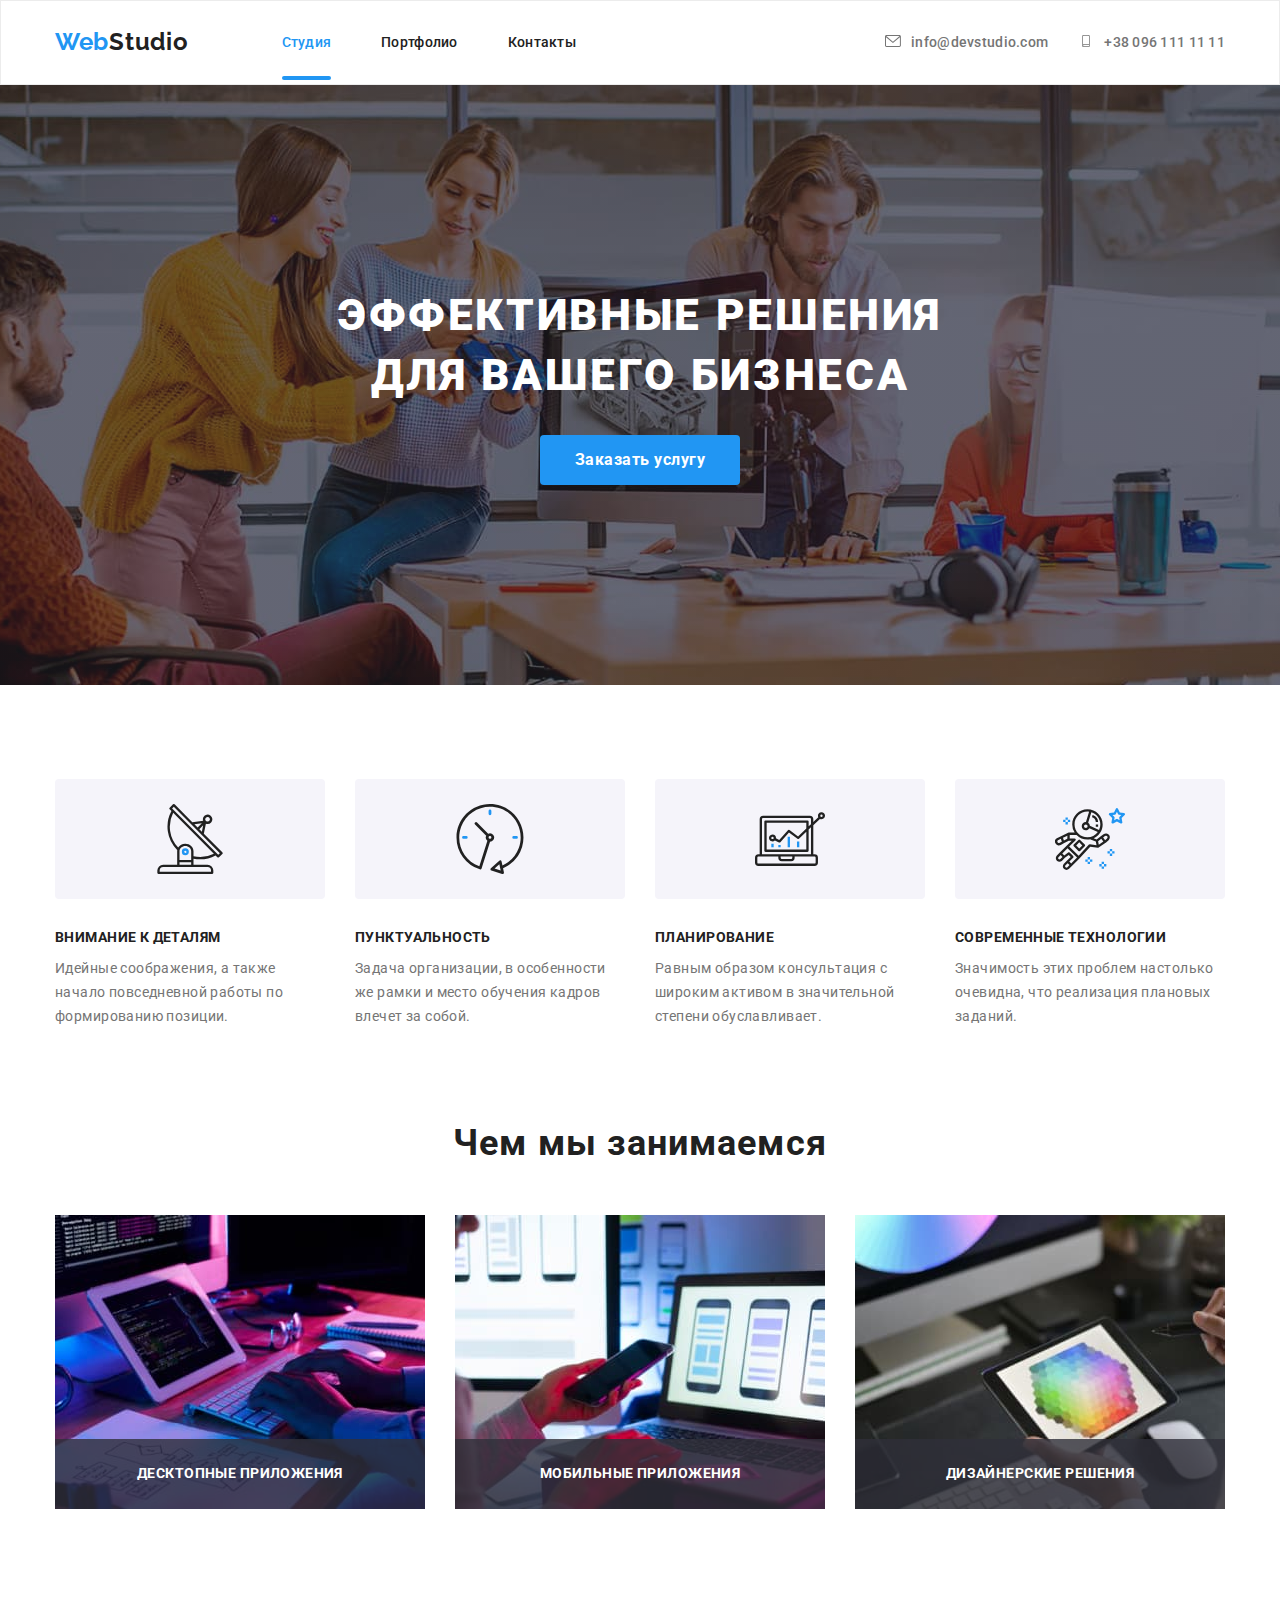
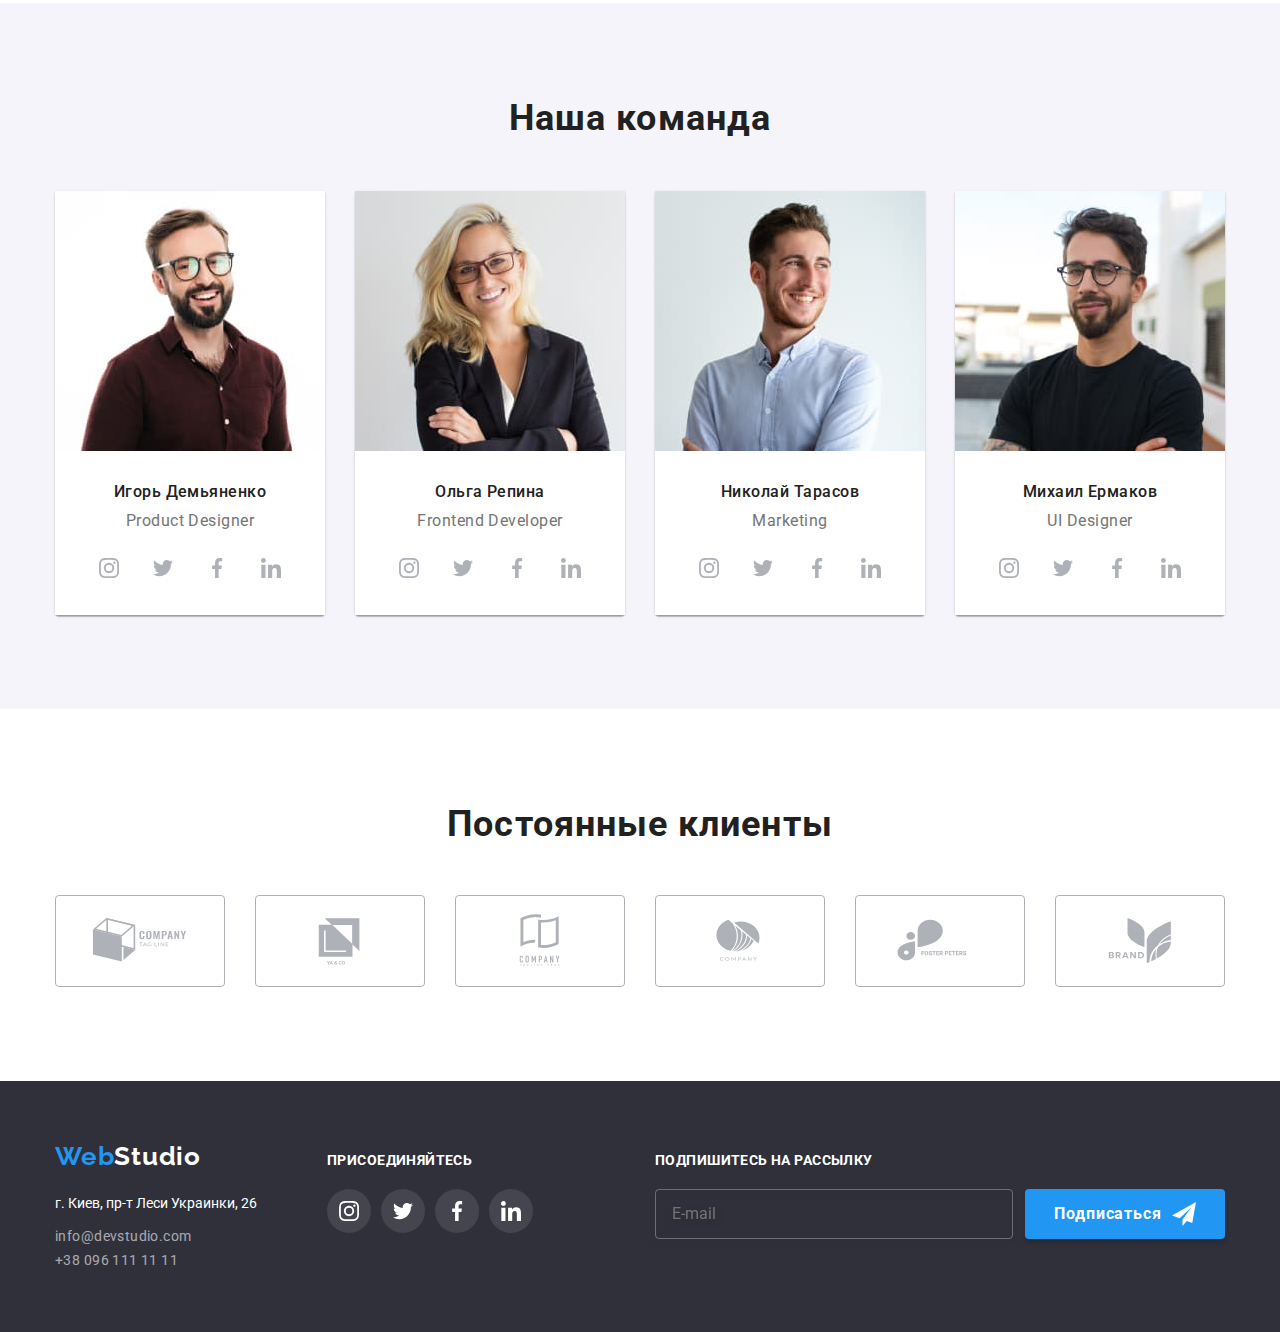
<file: index.html>
<!DOCTYPE html>
<html lang="en">
<head>
    <meta charset="UTF-8">
    <meta http-equiv="X-UA-Compatible" content="IE=edge">
    <meta name="viewport" content="width=device-width, initial-scale=1.0">
    <title>WebStudio</title>
    <link rel="stylesheet" href="https://cdnjs.cloudflare.com/ajax/libs/modern-normalize/1.0.0/modern-normalize.min.css"/>

<link rel="preconnect" href="https://fonts.googleapis.com">
<link rel="preconnect" href="https://fonts.gstatic.com" crossorigin>
<link href="https://fonts.googleapis.com/css2?family=Raleway:wght@700&family=Roboto:wght@400;500;700;900&display=swap"
    rel="stylesheet">

    <link rel="stylesheet" href="./css/main.min.css">

    <!-- <link rel="stylesheet" href="./css/style.css"> -->

   
</head>
<body>
    
    <header class="page-header">
    
        <div class="mobile-menu" data-menu>
        <nav class="container mobile-menu_container">
            <ul class="mobile-menu-list" style="list-style-type:none">
                <li class="mobile-menu_link_item">
                    <a href="./index.html" class="mobile-menu_link">Студия</a>
                </li>
                <li class="mobile-menu_link_item">
                    <a href="./portfolio.html" class="mobile-menu_link">Портфолио</a>
                </li>
                <li class="mobile-menu_link_item">
                    <a class="mobile-menu_link">Контакты</a>
                </li>
            </ul>
            <button class="mobile-menu_close-button" data-menu-close>
                <svg class="mobile-menu_close-button_icon" width="40" height="40">
                    <use href="./images/sprite.svg#icon-close-black-18dp-2-1"></use>
                </svg>
            </button>
        </nuv>

        <ul style="list-style-type:none">
            <li class="mobile-menu__tel"> 
            <a class="link" href="tel:+380961111111">
                +38 096 111 11 11</a>
        </li>
         <li class="mobile-menu__mail"> 
            <a class="link" href="mailto:info@devstudio.com">
                info@devstudio.com</a>
        </li>
        </ul>

        <ul class="mobile-menu-social-list" style="list-style-type:none">
            <li class="mobile-menu__social-item">
                <a class="mobile-menu__social-link">Instagram</a>
            </li>
            <li class="mobile-menu__social-item">
                <a class="mobile-menu__social-link">Twitter</a></li>
            <li class="mobile-menu__social-item">
                <a class="mobile-menu__social-link">Facebook</a></li>
            <li class="mobile-menu__social-item">
                <a class="mobile-menu__social-link">LinkedIn</a></li>
       </ul>
        </div>

    <div class="container container__header">
    <a class="link logo-link" href="./index.html"> <p class="logo header">Web<span class="logo__studio-header">Studio</span> </p> </a>
    <nav class="site-nav">
        <ul class="site-nav__link" style="list-style-type:none">
            <li class="site-nav__item"> <a class="link link-studio" href="./index.html">Студия</a></li>
            <li class="site-nav__item"> <a class="link" href="./portfolio.html">Портфолио</a></li>
            <li class="site-nav__item"> <a class="link" href="">Контакты</a></li>
        </ul>
    </nav>
        <button type="button" class="mobile-menu-open" data-menu-open>
        <svg class="mobile-menu-open_icon" width="40" height="40">
            <use href="./images/sprite.svg#burger-icon"></use>
        </svg>
    </button>

    
    <ul class="auth-nav" style="list-style-type:none">
        <li class="auth-nav__mail"> 
            
            <a class="link" href="mailto:info@devstudio.com"><svg class="auth-nav__mail-icon" width="14px" height="10px">
                <use href="./images/sprite.svg#icon-envelope"></use>
            </svg>info@devstudio.com</a>
        </li>
        <li class="auth-nav__tel"> 
            <a class="link" href="tel:+380961111111"><svg class="auth-nav__tel-icon" width="14px" height="10px"><use href="./images/sprite.svg#icon-smartphone"></use>
            </svg>+38 096 111 11 11</a>
        </li>
    </ul>
        </div>
</header>



     <main>    
 <section class="order-section">
        <div class="container__order">
        <h1 class="order-title">Эффективные решения<br> для вашего бизнеса</h1>
       <button class="btn" type="button" data-modal-open>Заказать услугу</button>
       </div>
    </section>

    <section class="advantage">
       
        <h2 hidden>Наши преимущества</h2>
        <div class="container">
        <ul class="advantage-list" style="list-style-type:none">
            <li class="advantage-list__items"> 
                <div class="advantage-list__icon" >
                    <svg width="70px" height="70px"><use href="./images/sprite.svg#icon-antenna"></use></svg>
                </div>
            <h3 class="advantage-list__type">Внимание к деталям</h3>
            <p class="advantage-list__text">Идейные соображения, а также начало повседневной работы по формированию позиции.</p>
        </li>
            <li class="advantage-list__items">
                <div class="advantage-list__icon" >
                <svg width="70px" height="70px">
                    <use href="./images/sprite.svg#icon-clock"></use>
                </svg>
                </div>
                <h3 class="advantage-list__type">Пунктуальность</h3>
            <p class="advantage-list__text">Задача организации, в особенности же рамки и место обучения кадров влечет за собой.</p>
        </li>
            <li class="advantage-list__items">
                <div class="advantage-list__icon ">
                    <svg width="70px" height="70px">
                        <use href="./images/sprite.svg#icon-diagram"></use>
                    </svg>
                </div>
               <h3 class="advantage-list__type">Планирование</h3> 
            <p class="advantage-list__text">Равным образом консультация с широким активом в значительной степени обуславливает.</p>
        </li>
            <li class="advantage-list__items">
                <div class="advantage-list__icon ">
                    <svg width="70px" height="70px">
                        <use href="./images/sprite.svg#icon-astronaut"></use>
                    </svg>
                </div>
                <h3 class="advantage-list__type">Современные технологии</h3> 
            <p class="advantage-list__text">Значимость этих проблем настолько очевидна, что реализация плановых заданий.</p>
        </li>
        </ul>
        </div>
    </section>

    <section class="services">
        <div class="container-services">
        <h2 class="title-services">Чем мы занимаемся</h2>
        <ul class="list-services" style="list-style-type:none">
            <li class="examples-service">
<picture>
    <source srcset="./images/desktop/services/desktop-app-370/desktop-app-370.jpg 1x, ./images/desktop/services/desktop-app-370/desktop-app-370@2x.jpg 2x"
    media="(min-width: 1200px)"/>

                <img src="./images/desktop/services/desktop-app-370/desktop-app-370.jpg" alt="человек печатает за компьютером" width="370">
</picture>
        <div class="examples-service-background">
            <p class="examples-service-title">Десктопные приложения</p>
        </div>
            </li>
        
            <li class="examples-service">
<picture>
<source srcset="./images/desktop/services/mobile-app-370/mobile-app-370.jpg 1x, ./images/desktop/services/mobile-app-370/mobile-app-370@2x.jpg 2x"
media="(min-width: 1200px)"/>

                <img src="./images/desktop/services/mobile-app-370/mobile-app-370.jpg" alt="девушка с смартфоном в руке перед єкраном компьютера" width="370">
</picture>
            <div class="examples-service-background">
                <p class="examples-service-title">Мобильные приложения</p>
            </div>
            </li>
            <li class="examples-service">
<picture>
    <source src="./images/desktop/services/design-solutions-370/design-solutions-370@2x.jpg 2x" srcset="./images/desktop/services/design-solutions-370/design-solutions-370.jpg 1x, " 
    media="(min-width: 1200px)"/>
                <img src="./images/desktop/services/design-solutions-370/design-solutions-370.jpg" alt="изображение палитри на планшете" width="370">
</picture>
            <div class="examples-service-background">
                <p class="examples-service-title">Дизайнерские решения</p>
            </div>
            </li>
        </ul>
        </div>
    </section>

    <section class="team">
            <div class="container">
        <h2 class="title-team">Наша команда</h2>
        <ul class="list-team" style="list-style-type:none">
            <li class="item-team">
                <picture>

                    <source srcset="./images/desktop/team/igor-270/igor-270.jpg 1x, ./images/desktop/team/igor-270/igor-270@2x.jpg 2x"
                    media="(min-width: 1200px)"/>
                    <source srcset="./images/tablet/team/igor-354/igor-354.jpg 1x, ./images/tablet/team/igor-354/igor-354@2x.jpg 2x"
                    media="(min-width: 768px)"/>
                    <source srcset="./images/mobile/team/igor-450/igor-450.jpg 1x, ./images/mobile/team/igor-450/igor-450@2x.jpg 2x"
                    media="(max-width: 767px)"/>

                    <img src="./images/desktop/team/igor-270/igor-270.jpg" alt="Игорь Демьяненко" width="">
                    </picture>
                    
                <div class="team-border">  
                <h3 class="team-name">Игорь Демьяненко</h3>
                <p class="team-metier">Product Designer</p>
                <ul class="social-list" style="list-style-type:none">
                    <li class="social-list-item">
                        <a class="social-list-link" href="">
                            <svg class="social-list-icon" width="20px" height="20px">
                                <use href="./images/sprite.svg#icon-instagram"></use>
                            </svg>
                        </a>
                    </li>
                    <li class="social-list-item">
                        <a class="social-list-link" href="">
                            <svg class="social-list-icon" width="20px" height="20px">
                                <use href="./images/sprite.svg#icon-twitter"></use>
                            </svg>
                        </a>
                    </li>
                    <li class="social-list-item">
                        <a class="social-list-link" href="">
                            <svg class="social-list-icon" width="20px" height="20px">
                                <use href="./images/sprite.svg#icon-facebook"></use>
                            </svg>
                        </a>
                    </li>
                    <li class="social-list-item">
                        <a class="social-list-link" href="">
                            <svg class="social-list-icon" width="20px" height="20px">
                                <use href="./images/sprite.svg#icon-linkedin"></use>
                            </svg>
                        </a>
                    </li>
                </ul>
            </div>
            </li>
            <li class="item-team">
            <picture>
                <source srcset="./images/desktop/team/olga-270/olga-270.jpg 1x, ./images/desktop/team/olga-270/olga-270@2x.jpg 2x" 
                media="(min-width: 1200px)"/>
                <source srcset="./images/tablet/team/olga-354/olga-354.jpg 1x, ./images/tablet/team/olga-354/olga-354@2x.jpg 2x"  
                media="(min-width: 768px)"/>
                <source srcset="./images/mobile/team/olga-450/olga-450.jpg 1x, ./images/mobile/team/olga-450/olga-450@2x.jpg 2x " 
                media="(max-width: 767px)"/>

                       <img src="./images/mobile/team/olga-450/olga-450.jpg" alt="Ольга Репина" width="">
            </picture>
                 
                <div class="team-border">
                 <h3 class="team-name">Ольга Репина</h3>
                <p class="team-metier">Frontend Developer</p>
                <ul class="social-list" style="list-style-type:none">
                    <li class="social-list-item">
                        <a class="social-list-link" href="">
                            <svg class="social-list-icon" width="20px" height="20px">
                                <use href="./images/sprite.svg#icon-instagram"></use>
                            </svg>
                        </a>
                    </li>
                    <li class="social-list-item">
                        <a class="social-list-link" href="">
                            <svg class="social-list-icon" width="20px" height="20px">
                                <use href="./images/sprite.svg#icon-twitter"></use>
                            </svg>
                        </a>
                    </li>
                    <li class="social-list-item">
                        <a class="social-list-link" href="">
                            <svg class="social-list-icon" width="20px" height="20px">
                                <use href="./images/sprite.svg#icon-facebook"></use>
                            </svg>
                        </a>
                    </li>
                    <li class="social-list-item">
                        <a class="social-list-link" href="">
                            <svg class="social-list-icon" width="20px" height="20px">
                                <use href="./images/sprite.svg#icon-linkedin"></use>
                            </svg>
                        </a>
                    </li>
                </ul>
                </div>
            </li>

            <li class="item-team">
                   <picture>
                      <source srcset="./images/desktop/team/nikolay-270/nikolay-270.jpg 1x, ./images/desktop/team/nikolay-270/nikolay-270@2x.jpg 2x"
                       media="(min-width: 1200px)"/>
                       <source srcset="./images/tablet/team/nikolay-354/nikolay-354.jpg 1x, ./images/tablet/team/nikolay-354/nikolay-354@2x.jpg 2x" 
                       media="(min-width: 768px)"/>
                       <source srcset="./images/mobile/team/nikolay-450/nikolay-450.jpg 1x, ./images/mobile/team/nikolay-450/nikolay-450@2x.jpg 2x" 
                       media="(max-width: 767px)"/>

                      <img src="./images/tablet/team/nikolay-354/nikolay-354.jpg" alt="Николай Тарасов" width="">
                   </picture>
                


           <div class="team-border">
                <h3 class="team-name">Николай Тарасов</h3>
                <p class="team-metier">Marketing</p>
                <ul class="social-list" style="list-style-type:none">
                    <li class="social-list-item">
                        <a class="social-list-link" href="">
                            <svg class="social-list-icon" width="20px" height="20px">
                                <use href="./images/sprite.svg#icon-instagram"></use>
                            </svg>
                        </a>
                    </li>
                    <li class="social-list-item">
                        <a class="social-list-link" href="">
                            <svg class="social-list-icon" width="20px" height="20px">
                                <use href="./images/sprite.svg#icon-twitter"></use>
                            </svg>
                        </a>
                    </li>
                    <li class="social-list-item">
                        <a class="social-list-link" href="">
                            <svg class="social-list-icon" width="20px" height="20px">
                                <use href="./images/sprite.svg#icon-facebook"></use>
                            </svg>
                        </a>
                    </li>
                    <li class="social-list-item">
                        <a class="social-list-link" href="">
                            <svg class="social-list-icon" width="20px" height="20px">
                                <use href="./images/sprite.svg#icon-linkedin"></use>
                            </svg>
                        </a>
                    </li>
                </ul>
            </div>
            </li>
            <li class="item-team">
<picture>
    <source srcset="./images/desktop/team/mykhail-270/mykhail-270.jpg 1x, ./images/desktop/team/mykhail-270/mykhail-270@2x.jpg 2x"
    media="(min-width: 1200px)"/>
    <source srcset="./images/tablet/team/mykhail-354/mykhail-354.jpg 1x, ./images/tablet/team/mykhail-354/mykhail-354@2x.jpg 2x" 
    media="(min-width: 768px)"/>
    <source srcset="./images/mobile/team/mykhail-450/mykhail-450.jpg 1x, ./images/mobile/team/mykhail-450/mykhail-450@2x.jpg 2x" 
    media="(max-width: 767px)"/>

                <img src="./images/mobile/team/mykhail-450/mykhail-450.jpg" alt="Михаил Ермаков" width="">
</picture>

            <div class="team-border">
                <h3 class="team-name">Михаил Ермаков</h3>
                <p class="team-metier">UI Designer</p>
                <ul class="social-list" style="list-style-type:none">
                    <li class="social-list-item">
                        <a class="social-list-link" href="">
                            <svg class="social-list-icon" width="20px" height="20px">
                                <use href="./images/sprite.svg#icon-instagram"></use>
                            </svg>
                        </a>
                    </li>
                    <li class="social-list-item">
                        <a class="social-list-link" href="">
                            <svg class="social-list-icon" width="20px" height="20px">
                                <use href="./images/sprite.svg#icon-twitter"></use>
                            </svg>
                        </a>
                    </li>
                    <li class="social-list-item">
                        <a class="social-list-link" href="">
                            <svg class="social-list-icon" width="20px" height="20px">
                                <use href="./images/sprite.svg#icon-facebook"></use>
                            </svg>
                        </a>
                    </li>
                    <li class="social-list-item">
                        <a class="social-list-link" href="">
                            <svg class="social-list-icon" width="20px" height="20px">
                                <use href="./images/sprite.svg#icon-linkedin"></use>
                            </svg>
                        </a>
                    </li>
                </ul>
            </div>
            </li>
        </ul>
        </div>
      </section>

      <section class="clients">


        <div class="container">
        <h4 class="clients-title">Постоянные клиенты</h4>
        <ul class="clients-list" style="list-style-type:none">
        <li class="clients-list-item">
            <a class="clients-list-link" href="">
                <svg class="clients-list-icon" width="106px" height="60px">
                    <use href="./images/sprite.svg#icon-Logo"></use>
                </svg>
            </a>
        </li>
        <li class="clients-list-item">
            <a class="clients-list-link" href="" >
                <svg class="clients-list-icon" width="106px" height="60px">
                    <use href="./images/sprite.svg#icon-Logo1"></use>
                </svg>
            </a>
        </li>
        <li class="clients-list-item">
            <a class="clients-list-link" href="">
                <svg class="clients-list-icon" width="106px" height="60px">
                    <use href="./images/sprite.svg#icon-Logo2"></use>
                </svg>
            </a>
        </li>
        <li class="clients-list-item">
            <a class="clients-list-link" href="">
                <svg class="clients-list-icon" width="106px" height="60px">
                    <use href="./images/sprite.svg#icon-Logo3"></use>
                </svg>
            </a>
        </li>
        <li class="clients-list-item">
            <a class="clients-list-link" href="">
                <svg class="clients-list-icon" width="106x" height="60px">
                    <use href="./images/sprite.svg#icon-Logo4"></use>
                </svg>
            </a>
        </li>
        <li class="clients-list-item">
            <a class="clients-list-link" href="">
                <svg class="clients-list-icon" width="106px" height="60px">
                    <use href="./images/sprite.svg#icon-Logo5"></use>
                </svg>
            </a>
        </li>
        </ul>
        </div>

      </section>
    </main>

    <footer class="page-footer">
        <div class="container container-footer">
            <div class="footer-wraper">
                <div>
        <a class="link logo-footer" href="./index.html">
            <p class="logo-text">Web<span class="studio-footer">Studio</span></p>
        </a>
       <address>
        <div class="container-address">
            <p class="address">г. Киев, пр-т Леси Украинки, 26</p>
            <a class="link mail" href="mailto:info@devstudio.com">info@devstudio.com</a><br>
            <a class="link tel" href="tel:+380961111111">+38 096 111 11 11</a>
        </div>
        </address>
        </div>
        <div class="social-list-icon-footer">
            <h5 class="title-footer">присоединяйтесь</h5>
            <ul class="footer-list" style="list-style-type:none">
                <li class="social-list-item">
                    <a class="footer-list-link" href="">
                        <svg class="footer-list-icon" width="20px" height="20px">
                            <use href="./images/sprite.svg#icon-instagram"></use>
                        </svg>
                    </a>
                </li>
                <li class="footer-list-item">
                    <a class="footer-list-link" href="">
                        <svg class="footer-list-icon" width="20px" height="20px">
                            <use href="./images/sprite.svg#icon-twitter"></use>
                        </svg>
                    </a>
                </li>
                <li class="social-list-item">
                    <a class="footer-list-link" href="">
                        <svg class="footer-list-icon" width="20px" height="20px">
                            <use href="./images/sprite.svg#icon-facebook"></use>
                        </svg>
                    </a>
                </li>
                <li class="social-list-item">
                    <a class="footer-list-link" href="">
                        <svg class="footer-list-icon" width="20px" height="20px">
                            <use href="./images/sprite.svg#icon-linkedin"></use>
                        </svg>
                    </a>
                </li>
            </ul>
        
        </div>
</div>
        <form class="subscribe-form">
            <p class="subscribe-text">Подпишитесь на рассылку</p>
            <div class="input-form">
            <input class="subscribe-email" type="email" name="email" placeholder="E-mail"/>
<button type="submit" class="subscribe-btn">Подписаться<svg class="subscribe-icon-send" width="24" height="24" > <use href="./images/sprite.svg#icon-send"></use></svg></button>
            </div>
        </form>
        </div>

      </footer>

    <div class="backdrop is-hidden" data-modal>
        <div class="modal">
            
            <button type="button" class="button-close-btn" data-modal-close>
                <svg class="button-close-btn-icon"
                width="18" height="18"><use href="./images/sprite.svg#icon-close-black-18dp-2-1"
                    ></use> </svg>
            </button>


            <p class="backdrop-form-title">Оставьте свои данные, мы вам перезвоним</p>
            
            <form class="backdrop-form">

            
            <label class="backdrop-label">
            <span сlass="backdrop-input-name">Имя</span>
            <span class="backdrop-input-wrupper">
            <input class="backdrop-form-input" type="text" name="Username">
            <svg class="backdrop-icon" width="18" height="18">
            <use href="./images/sprite.svg#icon-person"></use>
            </svg>
        </span>
            </label>
            
           <label class="backdrop-label">
                
            <span сlass="backdrop-input-name">Телефон</span>

            <span class="backdrop-input-wrupper">
            <input class="backdrop-form-input" type="tel" name="Tel">
            <svg class="backdrop-icon" width="18" height="18">
                <use href="./images/sprite.svg#icon-phone"></use>
            </svg>
            </span>
            </label>
            

            
            <label class="backdrop-label">
            <span сlass="backdrop-input-name">Почта</span>
            <span class="backdrop-input-wrupper">
            <input class="backdrop-form-input" type="email" name="Email">
            <svg class="backdrop-icon" width="18" height="18">
                <use href="./images/sprite.svg#icon-email"></use>
            </svg> 
        </span>
            </label>
            
            
            <label class="backdrop-label">
            <span сlass="backdrop-input-name">Комментарий</span>
            <textarea class="backdrop-textarea" name="text" placeholder="Введите текст">
            </textarea>
            </label>


            <div class="checkbox-form">
            <input id="checkbox-contract" class="checkbox-form-input" type="checkbox" name="contract" hidden/>
            <label for="checkbox-contract" class="backdrop-label-check">
                Соглашаюсь с рассылкой и принимаю&nbsp;
                <a href="" class="backdrop-checkbox-contract">Условия договора</a>
            </label>
            </div>
          

            <button type="submit" class="backdrop-send-btn">Отправить</button>
            
            
            </form>

    </div>
    </div>
    <script src="./js/modal.js"></script>
   <script src="./js/mobile-menu.js"></script>
</body>
    </html>
</file>
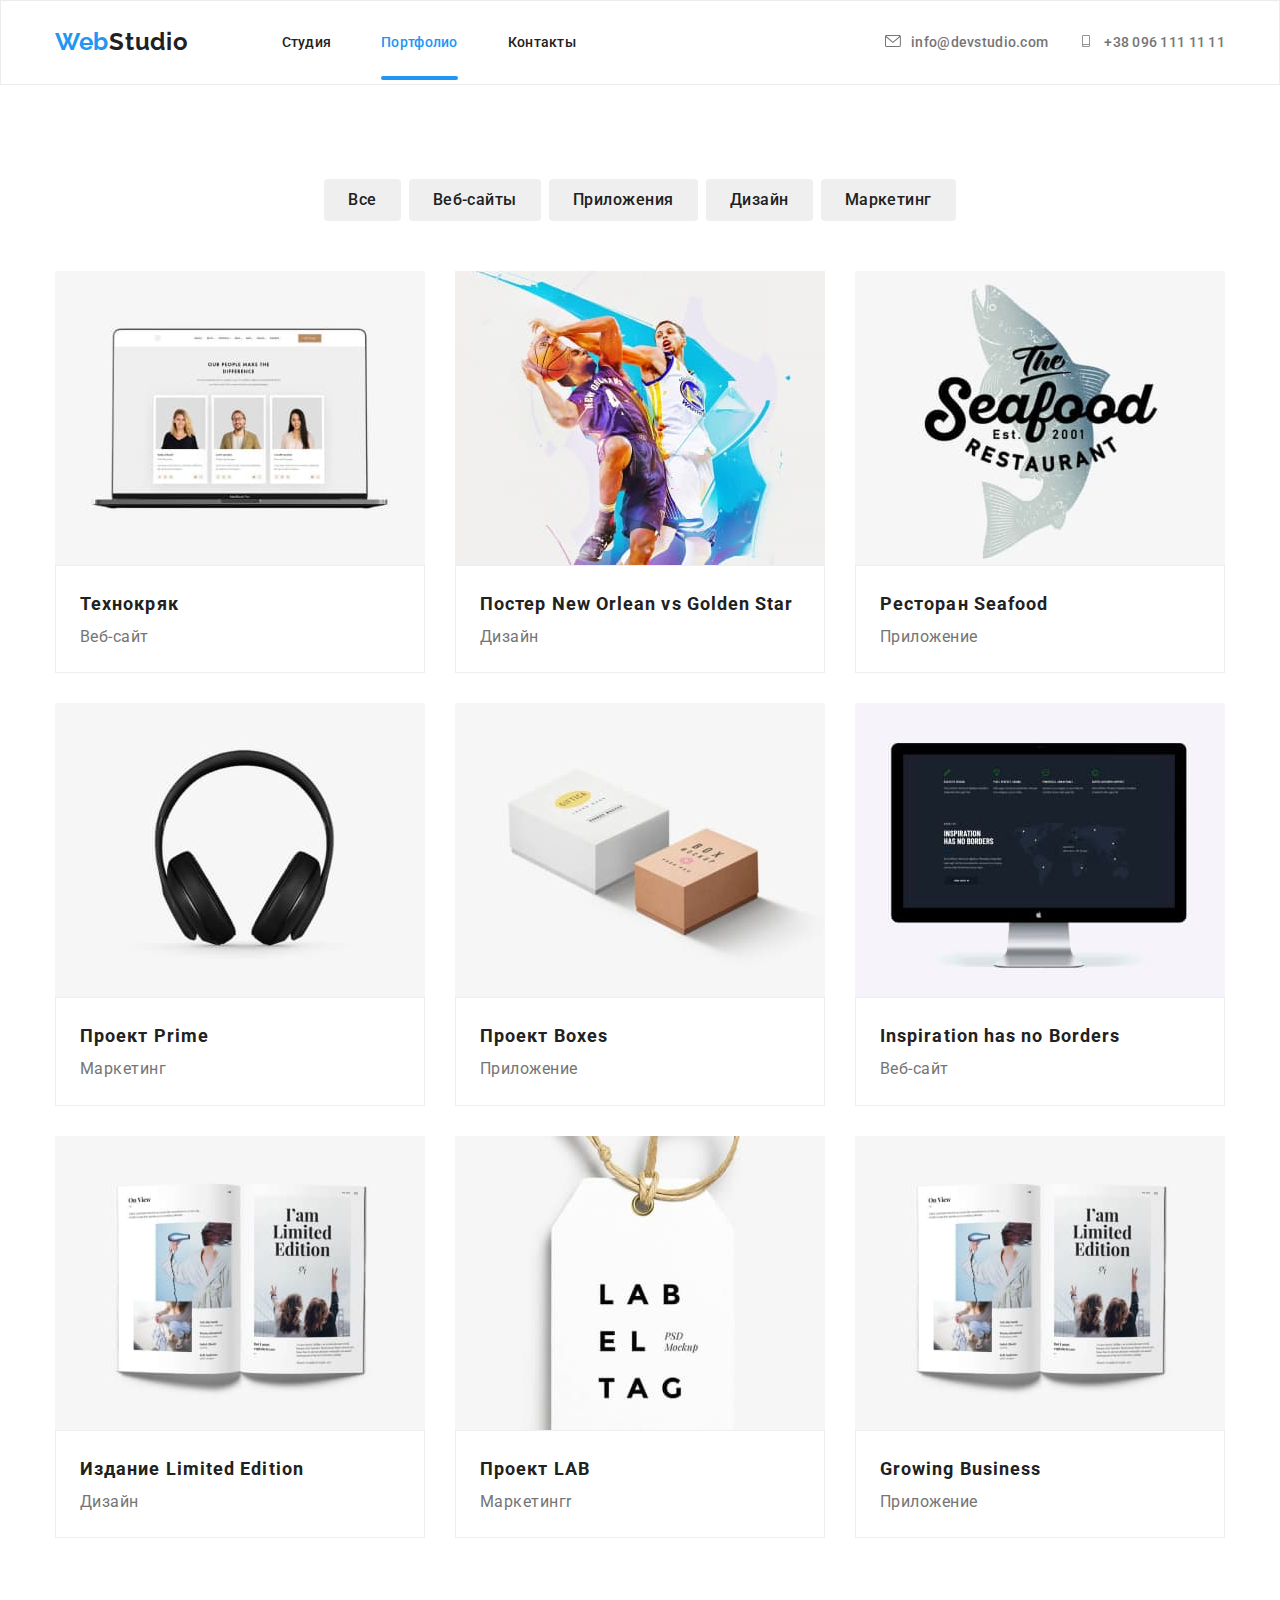
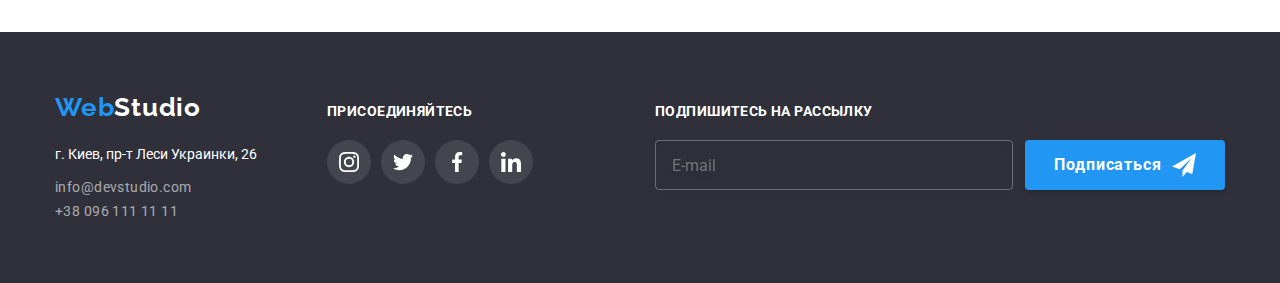
<file: portfolio.html>
<!DOCTYPE html>
<html lang="en">

<head>
    <meta charset="UTF-8">
    <meta http-equiv="X-UA-Compatible" content="IE=edge">
    <meta name="viewport" content="width=device-width, initial-scale=1.0">
    <title>portfolio</title>
    <link rel="stylesheet" href="https://cdnjs.cloudflare.com/ajax/libs/modern-normalize/1.0.0/modern-normalize.min.css"/>
    
<link rel="preconnect" href="https://fonts.googleapis.com">
<link rel="preconnect" href="https://fonts.gstatic.com" crossorigin>
<link href="https://fonts.googleapis.com/css2?family=Raleway:wght@700&family=Roboto:wght@400;500;700;900&display=swap"
    rel="stylesheet">

    <link rel="stylesheet" href="./css/main.min.css">
   
    <!-- <link rel="stylesheet" href="./css/styles.css"> -->

</head>

<body>
     <header class="page-header">
    
        <div class="mobile-menu" data-menu>
        <nav class="container mobile-menu_container">
           <ul class="mobile-menu-list" style="list-style-type:none">
                <li class="mobile-menu_link_item">
                    <a href="./index.html" class="mobile-menu_link">Студия</a>
                </li>
                <li class="mobile-menu_link_item">
                    <a href="./portfolio.html" class="mobile-menu_link">Портфолио</a>
                </li>
                <li class="mobile-menu_link_item">
                    <a class="mobile-menu_link">Контакты</a>
                </li>
            </ul>
            <button class="mobile-menu_close-button" data-menu-close>
                <svg class="mobile-menu_close-button_icon" width="40" height="40">
                    <use href="./images/sprite.svg#icon-close-black-18dp-2-1"></use>
                </svg>
            </button>
        </nuv>

        <ul style="list-style-type:none">
            <li class="mobile-menu__tel"> 
            <a class="link" href="tel:+380961111111">
                +38 096 111 11 11</a>
        </li>
         <li class="mobile-menu__mail"> 
            <a class="link" href="mailto:info@devstudio.com">
                info@devstudio.com</a>
        </li>
        </ul>

        <ul class="mobile-menu-social-list" style="list-style-type:none">
            <li class="mobile-menu__social-item">
                <a class="mobile-menu__social-link">Instagram</a>
            </li>
            <li class="mobile-menu__social-item">
                <a class="mobile-menu__social-link">Twitter</a></li>
            <li class="mobile-menu__social-item">
                <a class="mobile-menu__social-link">Facebook</a></li>
            <li class="mobile-menu__social-item">
                <a class="mobile-menu__social-link">LinkedIn</a></li>
       </ul>
        </div>

    <div class="container container__header">
    <a class="link logo-link" href="./index.html"> <p class="logo header">Web<span class="logo__studio-header">Studio</span> </p> </a>
    <nav class="site-nav">
        <ul class="site-nav__link" style="list-style-type:none">
            <li class="site-nav__item"> <a class="link" href="./index.html">Студия</a></li>
            <li class="site-nav__item"> <a class="link link-portfolio" href="./portfolio.html">Портфолио</a></li>
            <li class="site-nav__item"> <a class="link" href="">Контакты</a></li>
        </ul>
    </nav>
        <button type="button" class="mobile-menu-open" data-menu-open>
        <svg class="mobile-menu-open_icon" width="40" height="40">
            <use href="./images/sprite.svg#burger-icon"></use>
        </svg>
    </button>

    
    <ul class="auth-nav" style="list-style-type:none">
        <li class="auth-nav__mail"> 
            
            <a class="link" href="mailto:info@devstudio.com"><svg class="auth-nav__mail-icon" width="14px" height="10px">
                <use href="./images/sprite.svg#icon-envelope"></use>
            </svg>info@devstudio.com</a>
        </li>
        <li class="auth-nav__tel"> 
            <a class="link" href="tel:+380961111111"><svg class="auth-nav__tel-icon" width="14px" height="10px"><use href="./images/sprite.svg#icon-smartphone"></use>
            </svg>+38 096 111 11 11</a>
        </li>
    </ul>
        </div>
</header>


    <main>
    
    <section class="section-portfolio">
            <h1 hidden>Portfolio</h1>

    <div class="container">
     <ul class="portfolio-nav" style="list-style-type:none">
        <li class="portfolio-nav__item">
            <button class="portfolio-nav__btn" type="button">Все</button>
        </li>

        <li class="portfolio-nav__item">
            <button class="portfolio-nav__btn" type="button">Веб-сайты</button>
        </li>

        <li class="portfolio-nav__item">
            <button class="portfolio-nav__btn" type="button">Приложения</button>
        </li>

        <li class="portfolio-nav__item">
            <button class="portfolio-nav__btn" type="button">Дизайн</button>
        </li>

        <li class="portfolio-nav__item">
            <button class="portfolio-nav__btn" type="button">Маркетинг</button>
        </li>
    </ul>


    <ul class="examples" style="list-style-type:none">
    <li class="examples__item">
        <div class="examples__img">
<picture>
<source srcset="./images/desktop/portfolio-card-set/technokryak-370/technokryak-370.jpg 1x, ./images/desktop/portfolio-card-set/technokryak-370/technokryak-370@2x.jpg 2x" 
media="(min-width: 1200px)"/>
<source srcset="./images/tablet/portfolio-card-set/technokryak-354/technokryak-354.jpg 1x, ./images/tablet/portfolio-card-set/technokryak-354/technokryak-354@2x.jpg 2x" 
media="(min-width: 768px)"/>
<source srcset="./images/mobile/portfolio-card-set/technocryak-450/technocryak-450.jpg 1x, ./images/mobile/portfolio-card-set/technocryak-450/technocryak-450@2x.jpg 2x" 
media="(max-width: 767px)"/>

        <img src="./images/mobile/portfolio-card-set/technocryak-450/technocryak-450.jpg" alt="Технокряк" width="">
</picture>

        <p class="examples__overlow">Ресурс предлагает комплексные предложения
    с разным уровнем функционала и сервисов.
    Все это позволит посетителю получить
    исчерпывающие сведения о компании или частном лице.</p>
    </div>
        <div class="examples__border  examples__border-first">
        <h2 class="examples__title">Технокряк</h2>
        <p class="examples__text">Веб-сайт</p>
    </div>
    </li>


    <li class="examples__item">
        <div class="examples__img">
        <picture>
            <source srcset="./images/desktop/portfolio-card-set/poster-new-orlean-370/poster-new-orlean-370.jpg 1x, ./images/desktop/portfolio-card-set/poster-new-orlean-370/poster-new-orlean-370@2x.jpg 2x" 
            media="(min-width: 1200px)"/>
            <source srcset="./images/tablet/portfolio-card-set/poster-new-orlean-354/poster-new-orlean-354.jpg 1x, ./images/tablet/portfolio-card-set/poster-new-orlean-354/poster-new-orlean-354@2x.jpg 2x" 
            media="(min-width: 768px)"/>
            <source srcset="./images/mobile/portfolio-card-set/poster-new-orlean-450/poster-new-orlean-450.jpg 1x, ./images/mobile/portfolio-card-set/poster-new-orlean-450/poster-new-orlean-450@2x.jpg 2x" 
            media="(max-width: 767px)"/>

            <img src="./images/mobile/portfolio-card-set/poster-new-orlean-450/poster-new-orlean-450.jpg 1x" alt="Постер New Orlean vs Golden Star" width="">
        </picture>
            <p class="examples__overlow">Ресурс предлагает комплексные предложения
                с разным уровнем функционала и сервисов.
                Все это позволит посетителю получить
                исчерпывающие сведения о компании или частном лице.
            </p>
        </div>
        <div class="examples__border">
            <h2 class="examples__title">Постер New Orlean vs Golden Star</h2>
            <p class="examples__text">Дизайн</p>
        </div>
    </li>

    <li class="examples__item">
        <div class="examples__img">
            <picture>

            <source srcset="./images/desktop/portfolio-card-set/seafood-370/seafood-370.jpg 1x, ./images/desktop/portfolio-card-set/seafood-370/seafood-370@2x.jpg 2x" 
            media="(min-width: 1200px)"/>
            <source srcset="./images/tablet/portfolio-card-set/seafood-354/seafood-354.jpg 1x, ./images/tablet/portfolio-card-set/seafood-354/seafood-354@2x.jpg 2x" 
            media="(min-width: 768px)"/>
            <source srcset="./images/mobile/portfolio-card-set/seafood-450/seafood-450.jpg 1x, ./images/mobile/portfolio-card-set/seafood-450/seafood-450@2x.jpg 2x" 
            media="(max-width: 767px)"/>

        <img src="./images/mobile/portfolio-card-set/seafood-450/seafood-450.jpg" alt="Ресторан Seafood" width="450">
        </picture>
    <p class="examples__overlow">Ресурс предлагает комплексные предложения
        с разным уровнем функционала и сервисов.
        Все это позволит посетителю получить
        исчерпывающие сведения о компании или частном лице.</p>
    </div>
        <div class="examples__border">
        <h2 class="examples__title">Ресторан Seafood</h2>
        <p class="examples__text">Приложение</p>
    </div>
    </li>
    <li class="examples__item">
        <div class="examples__img">
<picture>
            <source src="" srcset="./images/desktop/portfolio-card-set/prime-370/prime-370.jpg 1x, ./images/desktop/portfolio-card-set/prime-370/prime-370@2x.jpg 2x" 
            media="(min-width: 1200px)"/>
            <source srcset="./images/tablet/portfolio-card-set/prime-354/prime-354.jpg 1x, ./images/tablet/portfolio-card-set/prime-354/prime-354@2x.jpg 2x" 
            media="(min-width: 768px)"/>
            <source srcset="./images/mobile/portfolio-card-set/prime-450/prime-450.jpg 1x, ./images/mobile/portfolio-card-set/prime-450/prime-450@2x.jpg 2x" 
            media="(max-width: 767px)"/>

            <img src="./images/mobile/portfolio-card-set/prime-450/prime-450.jpg" alt="Проект Prime" width="450">
</picture>
            <p class="examples__overlow">Ресурс предлагает комплексные предложения
                с разным уровнем функционала и сервисов.
                Все это позволит посетителю получить
                исчерпывающие сведения о компании или частном лице.</p>
        </div>
        <div class="examples__border">
        <h2 class="examples__title">Проект Prime</h2>
        <p class="examples__text">Маркетинг</p>
    </div>
    </li>
    <li class="examples__item">
        <div class="examples__img">
<picture>

            <source src="" srcset="./images/desktop/portfolio-card-set/boxes-370/boxes-370.jpg 1x, ./images/desktop/portfolio-card-set/boxes-370/boxes-370@2x.jpg 2x" 
            media="(min-width: 1200px)"/>
            <source srcset="./images/tablet/portfolio-card-set/boxes-354/boxes-354.jpg 1x, ./images/tablet/portfolio-card-set/boxes-354/boxes-354@2x.jpg 2x" 
            media="(min-width: 768px)"/>
            <source srcset="./images/mobile/portfolio-card-set/boxes-450/boxes-450.jpg 1x, ./images/mobile/portfolio-card-set/boxes-450/boxes-450@2x.jpg 2x" 
            media="(min-width: 767px)"/>

        <img src="./images/mobile/portfolio-card-set/boxes-450/boxes-450.jpg" alt="Проект Boxes" width="450">
</picture>

        <p class="examples__overlow">Ресурс предлагает комплексные предложения
            с разным уровнем функционала и сервисов.
            Все это позволит посетителю получить
            исчерпывающие сведения о компании или частном лице.</p>
        </div>
        <div class="examples__border">
        <h2 class="examples__title">Проект Boxes</h2>
        <p class="examples__text">Приложение</p>
    </div>
    </li>
    <li class="examples__item">
        <div class="examples__img">
<picture>
            <source srcset="./images/desktop/portfolio-card-set/inspiration-370/inspiration-370.jpg 1x, ./images/desktop/portfolio-card-set/inspiration-370/inspiration-370@2x.jpg 2x" 
            media="(min-width: 1200px)"/>
            <source srcset="./images/tablet/portfolio-card-set/inspiration-354/inspiration-354.jpg 1x, ./images/tablet/portfolio-card-set/inspiration-354/inspiration-354@2x.jpg 2x" 
            media="(min-width: 768px)"/>
            <source srcset="./images/mobile/portfolio-card-set/inspiration-450/inspiration-450.jpg 1x, ./images/mobile/portfolio-card-set/inspiration-450/inspiration-450@2x.jpg 2x" 
            media="(max-width: 767px)"/>

        <img src="./images/mobile/portfolio-card-set/inspiration-450/inspiration-450.jpg" alt="Inspiration has no Borders" width="450">
</picture>
        <p class="examples__overlow">Ресурс предлагает комплексные предложения
            с разным уровнем функционала и сервисов.
            Все это позволит посетителю получить
            исчерпывающие сведения о компании или частном лице.</p>
        </div>
        <div class="examples__border">
        <h2 class="examples__title">Inspiration has no Borders</h2>
        <p class="examples__text">Веб-сайт</p>
    </div>
    </li>
    
    <li class="examples__item">
        <div class="examples__img">
<picture>
            <source src="" srcset="./images/desktop/portfolio-card-set/limited-edition-370/limited-edition-370.jpg 1x, ./images/desktop/portfolio-card-set/limited-edition-370/limited-edition-370@2x.jpg 2x" 
            media="(min-width: 1200px)"/>
            <source srcset="./images/tablet/portfolio-card-set/limited-edition-354/limited-edition-354.jpg 1x, ./images/tablet/portfolio-card-set/limited-edition-354/limited-edition-354@2x.jpg 2x" 
            media="(min-width: 768px)"/>
            <source srcset="./images/mobile/portfolio-card-set/limited-edition-450/limited-edition-450.jpg 1x, ./images/mobile/portfolio-card-set/limited-edition-450/limited-edition-450@2x.jpg 2x" 
            media="(max-width: 767px)"/>

        <img src="./images/mobile/portfolio-card-set/limited-edition-450/limited-edition-450.jpg" alt="Издание Limited Edition" width="">
</picture>
        <p class="examples__overlow">Ресурс предлагает комплексные предложения
            с разным уровнем функционала и сервисов.
            Все это позволит посетителю получить
            исчерпывающие сведения о компании или частном лице.</p>
        </div>
        <div class="examples__border">
        <h2 class="examples__title">Издание Limited Edition</h2>
        <p class="examples__text">Дизайн</p>
</div>
    </li>
    <li class="examples__item">
        <div class="examples__img">
<picture>
            <source src="" srcset="./images/desktop/portfolio-card-set/lab-370/lab-370.jpg 1x, ./images/desktop/portfolio-card-set/lab-370/lab-370@2x.jpg 2x" 
            media="(min-width: 1200px)"/>
            <source srcset="./images/tablet/portfolio-card-set/lab-354/lab-354.jpg 1x, ./images/tablet/portfolio-card-set/lab-354/lab-354@2x.jpg 2x" 
            media="(min-width: 768px)"/>
            <source srcset="./images/mobile/portfolio-card-set/lab-450/lab-450.jpg 1x, ./images/mobile/portfolio-card-set/lab-450/lab-450@2x.jpg 2x" 
            media="(max-width: 767px)"/>

        <img src="./images/mobile/portfolio-card-set/lab-450/lab-450.jpg" alt="Проект LAB" width="">
</picture>
    <p class="examples__overlow">Ресурс предлагает комплексные предложения
        с разным уровнем функционала и сервисов.
        Все это позволит посетителю получить
        исчерпывающие сведения о компании или частном лице.</p>
    </div>
        <div class="examples__border">
        <h2 class="examples__title">Проект LAB</h2>
        <p class="examples__text">Маркетингr</p>
    </div>
    </li>

    <li class="examples__item">
        <div class="examples__img">
    <picture>
            <source srcset="./images/desktop/portfolio-card-set/limited-edition-370/limited-edition-370.jpg 1x, ./images/desktop/portfolio-card-set/limited-edition-370/limited-edition-370@2x.jpg 2x" 
            media="(min-width: 1200px)"/>
            <source srcset="./images/tablet/portfolio-card-set/limited-edition-354/limited-edition-354.jpg 1x, ./images/tablet/portfolio-card-set/limited-edition-354/limited-edition-354@2x.jpg 2x" 
            media="(min-width: 768px)"/>
            <source srcset="./images/mobile/portfolio-card-set/limited-edition-450/limited-edition-450.jpg 1x, ./images/mobile/portfolio-card-set/limited-edition-450/limited-edition-450@2x.jpg 2x" 
            media="(max-width: 767px)"/>

        <img src="./images/mobile/portfolio-card-set/limited-edition-450/limited-edition-450.jpg" alt="Growing Business" width="450">
    </picture>
            
    <p class="examples__overlow">Ресурс предлагает комплексные предложения
        с разным уровнем функционала и сервисов.
        Все это позволит посетителю получить
        исчерпывающие сведения о компании или частном лице.</p>
    </div>
        <div class="examples__border">
         <h2 class="examples__title">Growing Business</h2>
         <p class="examples__text">Приложение</p>
    </div>
        </li>
</ul>

</div>

    </section>
    </main>
    
    <footer class="page-footer">
        <div class="container container-footer">
            <div class="footer-wraper">
                <div>
        <a class="link logo-footer" href="./index.html">
            <p class="logo-text">Web<span class="studio-footer">Studio</span></p>
        </a>
       <address>
        <div class="container-address">
            <p class="address">г. Киев, пр-т Леси Украинки, 26</p>
            <a class="link mail" href="mailto:info@devstudio.com">info@devstudio.com</a><br>
            <a class="link tel" href="tel:+380961111111">+38 096 111 11 11</a>
        </div>
        </address>
        </div>
        <div class="social-list-icon-footer">
            <h5 class="title-footer">присоединяйтесь</h5>
            <ul class="footer-list" style="list-style-type:none">
                <li class="social-list-item">
                    <a class="footer-list-link" href="">
                        <svg class="footer-list-icon" width="20px" height="20px">
                            <use href="./images/sprite.svg#icon-instagram"></use>
                        </svg>
                    </a>
                </li>
                <li class="footer-list-item">
                    <a class="footer-list-link" href="">
                        <svg class="footer-list-icon" width="20px" height="20px">
                            <use href="./images/sprite.svg#icon-twitter"></use>
                        </svg>
                    </a>
                </li>
                <li class="social-list-item">
                    <a class="footer-list-link" href="">
                        <svg class="footer-list-icon" width="20px" height="20px">
                            <use href="./images/sprite.svg#icon-facebook"></use>
                        </svg>
                    </a>
                </li>
                <li class="social-list-item">
                    <a class="footer-list-link" href="">
                        <svg class="footer-list-icon" width="20px" height="20px">
                            <use href="./images/sprite.svg#icon-linkedin"></use>
                        </svg>
                    </a>
                </li>
            </ul>
        
        </div>
</div>
        <form class="subscribe-form">
            <p class="subscribe-text">Подпишитесь на рассылку</p>
            <div class="input-form">
            <input class="subscribe-email" type="email" name="email" placeholder="E-mail"/>
<button type="submit" class="subscribe-btn">Подписаться<svg class="subscribe-icon-send" width="24" height="24" > <use href="./images/sprite.svg#icon-send"></use></svg></button>
            </div>
        </form>
        </div>

      </footer>

  <script src="./js/modal.js"></script>
   <script src="./js/mobile-menu.js"></script>
   
</body>
</file>
<file: css/style.css>
body {
    font-family: 'Roboto', 'Raleway', sans-serif;
    color: #757575;
}

:root {
    --brand-color: #2196F3;
    --title-color: #212121;
}

h1,
h2,
h3,
h4,
h5,
h6,
p {
    margin-top: 0;
    margin-bottom: 0;
}

ul {
    margin-top: 0;
    margin-bottom: 0;
    padding-left: 0;
}

img {
    display: block;
    max-width: 100%;
    height: auto;
}

button {
    cursor: pointer;
    border: none;
}

a {
    text-decoration: none;
    outline: none;
}

/* ===============header============ */
header {
    border-bottom: 1px solid #ECECEC;
}

.container-header {
    display: flex;
    width: 1200px;
    justify-content: flex-start;
    margin-left: auto;
    margin-right: auto;
    padding-left: 15px;
    padding-right: 15px;
    background-color: #FFFFFF;
    align-items: center;
}

.link-logo {
    padding-top: 0px;
    padding-bottom: 0px;
}

.logo {
    font-family: 'Raleway';
    font-style: normal;
    font-weight: 700;
    font-size: 26px;
    line-height: 1.19;
    letter-spacing: 0.03em;
    color: var(--brand-color);
    margin-top: 0;
    margin-bottom: 0;
    padding-top: 24px;
    padding-bottom: 25px;
    margin-right: 0px;

}

.site-nav .link.link-studio {
    position: relative;
    color: var(--brand-color);
}

.site-nav .link.link-studio::after {
    display: inline-block;
    content: "";
    position: absolute;
    bottom: 0;
    left: 0;
    width: 100%;
    height: 4px;
    background: var(--brand-color);
    border-radius: 2px;
}

.site-nav .link.link-portfolio {
    position: relative;
    color: var(--brand-color);
}

.site-nav .link.link-portfolio::after {
    display: inline-block;
    content: "";
    position: absolute;
    bottom: 0;
    left: 0;
    width: 100%;
    height: 4px;
    background: var(--brand-color);
    border-radius: 2px;
}

.link-header {
    display: flex;
    align-items: center;
    text-decoration: none;
    margin-top: 0;
    margin-bottom: 0;
    padding-left: 0;
}

.logo-link {
    margin-right: 93px;
}

.site-nav {
    display: flex;
    align-items: center;

}

.link-item:not(:last-child) {
    margin-right: 50px;
}

.link-nav-mail {
    margin-left: auto;
    margin-right: 50px;
}

.nav-list {
    margin-top: 0;
    margin-bottom: 0;
}

.auth-nav {
    display: flex;
    padding-top: 32px;
    padding-bottom: 32px;
    padding-left: 0;
    margin-left: auto;
}

.site-nav .link {
    display: block;
    font-weight: 500;
    font-size: 14px;
    line-height: 1.14;
    letter-spacing: 0.02em;
    color: var(--title-color);
    text-decoration: none;
    padding-top: 32px;
    padding-bottom: 32px;

    transition-property: color;
    transition-duration: 250ms;
    transition-timing-function: cubic-bezier(0.4, 0, 0.2, 1);

}

.site-nav .link:hover,
.site-nav .link:focus {
    font-weight: 500;
    font-size: 14px;
    line-height: 1.14;
    color: var(--brand-color);

}

.auth-nav .link {
    font-weight: 500;
    font-size: 14px;
    line-height: 1.2;
    color: #757575;
    letter-spacing: 0.02em;
    text-decoration: none;
    display: inline-block;

    transition-property: color;
    transition-duration: 250ms;
    transition-timing-function: cubic-bezier(0.4, 0, 0.2, 1);
}

.auth-nav .link:hover,
.auth-nav .link:focus {
    font-weight: 500;
    font-size: 14px;
    line-height: 1.2;
    color: var(--brand-color);
}

.mail-icon {
    margin-right: 10px;
    fill: rgba(117, 117, 117, 1);

    transition-property: fill;
    transition-duration: 250ms;
    transition-timing-function: cubic-bezier(0.4, 0, 0.2, 1);
}

.tel-icon {
    margin-right: 10px;
    fill: rgba(117, 117, 117, 1);

    transition-property: fill;
    transition-duration: 250ms;
    transition-timing-function: cubic-bezier(0.4, 0, 0.2, 1);
}

.auth-nav .link:hover .mail-icon,
.auth-nav .link:focus .mail-icon {
    fill: var(--brand-color);

}

.auth-nav .link:hover .tel-icon,
.auth-nav .link:focus .tel-icon {
    fill: var(--brand-color);

}

/* ============order============ */

.order-section {
    background-color: #C4C4C4;
    text-align: center;
    padding-top: 200px;
    padding-bottom: 200px;

    background-image: linear-gradient(to right,
            rgba(47, 48, 58, 0.4),
            rgba(47, 48, 58, 0.4)),
        url(../images/backgroundimg.jpg);

    background-repeat: no-repeat;
    background-position: 50% 50%;
    background-size: cover;
    max-width: 1600px;
    height: 600px;
    margin: 0 auto;
}


.container-caption-order {
    width: 1200px;
    margin-left: auto;
    margin-right: auto;
    margin-top: 0;
    margin-bottom: 0;
    padding-left: 15px;
    padding-right: 15px;
}

.order-caption {
    font-weight: 900;
    font-size: 44px;
    line-height: 1.36;
    color: #FFFFFF;
    letter-spacing: 0.06em;
    text-transform: uppercase;
    text-align: center;
    padding-bottom: 0px;
    margin-top: 0;
    margin-bottom: 0px;
}

.btn {
    font-family: 'Roboto';
    font-style: normal;
    display: inline-block;
    width: 200px;
    height: 50px;
    margin-top: 30px;

    border-radius: 4px;
    background-color: var(--brand-color);
    color: #FFFFFF;
    font-weight: 700;
    font-size: 16px;
    line-height: 1.9;
    letter-spacing: 0.03em;
    border: 2px solid transparent;
}

/* ==============advantage============ */
.advantage {
    padding-top: 94px;
    padding-bottom: 94px;
}

.container-advantage {
    width: 1200px;
    justify-content: center;
    margin-left: auto;
    margin-right: auto;
    margin-top: 0px;
    margin-bottom: 0px;
    padding-left: 15px;
    padding-right: 15px;

}

.list-advantage {
    display: flex;
    margin-top: 0;
    margin-bottom: 0px;
    padding-left: 0;
}

.advantage-type {
    font-weight: 700;
    font-size: 14px;
    line-height: 1.2;
    color: var(--title-color);
    letter-spacing: 0.03em;
    text-transform: uppercase;
    margin-top: 30px;
    margin-bottom: 10px;
}

.items-advantage {
    width: 270px;
}

.items-advantage:not(:last-child) {
    margin-right: 30px;
}

.advantage-icon {
    display: flex;
    justify-content: center;
    align-items: center;
    background-color: rgba(245, 244, 250, 1);
    height: 120px;
    border-radius: 4px;
}

.advantage-text {
    letter-spacing: 0.03em;
    font-size: 14px;
    line-height: 1.7;
    margin-top: 0px;
    margin-bottom: 0;
}

/* ============services========== */
.services {
    padding-top: 0px;
    padding-bottom: 94px;
}

.container-services {
    width: 1200px;
    margin-left: auto;
    margin-right: auto;
    margin-bottom: 0px;
    padding-right: 15px;
    padding-left: 15px;

}

.list-services {
    display: flex;
    justify-content: center;
    margin-top: 0;
    margin-bottom: 0;
    padding-left: 0;
}

.examples-service {
    position: relative;
    margin-right: 30px;
}

.examples-service:nth-child(3n) {
    margin-right: 0px;
}

.examples-service-background {
    position: absolute;
    bottom: 0px;
    width: 370px;
    height: 70px;
    background: rgba(47, 48, 58, 0.8);
}

.examples-service-title {
    font-style: normal;
    font-weight: 700;
    font-size: 14px;
    line-height: 1.14;
    text-align: center;
    letter-spacing: 0.03em;
    text-transform: uppercase;
    color: #FFFFFF;
    padding-top: 27px;
    padding-bottom: 27px;
}



.title-services {
    font-weight: 700;
    font-size: 36px;
    line-height: 1.2;
    color: var(--title-color);
    letter-spacing: 0.03em;
    text-align: center;
    margin-top: 0;
    margin-bottom: 50px;
}

/* ==============team============= */

.team {
    padding-top: 94px;
    padding-bottom: 94px;
    background-color: rgba(245, 244, 250, 1);

}

.container-team {
    width: 1200px;
    margin-left: auto;
    margin-right: auto;
    padding-left: 15px;
    padding-right: 15px;

}

.title-team {
    font-weight: 700;
    font-size: 36px;
    line-height: 1.2;
    color: var(--title-color);
    text-align: center;
    letter-spacing: 0.03em;
    margin-bottom: 50px;

}

.list-team {
    display: flex;
    justify-content: center;
    align-items: center;
    margin-top: 0;
    margin-bottom: 0px;
    margin-left: auto;
    margin-right: auto;
    padding-left: 0;

}

.item-team {
    margin-right: 30px;
    box-shadow:
        0px 1px 3px rgba(0, 0, 0, 0.12),
        0px 1px 1px rgba(0, 0, 0, 0.14),
        0px 2px 1px rgba(0, 0, 0, 0.2);
    border-radius: 0px 0px 4px 4px;

}

.item-team:nth-child(4n) {
    margin-right: 0px;
}


.team-name {
    font-weight: 500;
    font-size: 16px;
    line-height: 1.2;
    color: var(--title-color);
    letter-spacing: 0.03em;
    margin-bottom: 10px;
    justify-content: center;
    margin-left: auto;
    margin-right: auto;
    text-align: center;
}

.team-border {
    padding-top: 30px;
    border: 1px solid transparent;
    padding-bottom: 30px;
    background-color: rgba(255, 255, 255, 1);

}

.team-metier {
    font-size: 16px;
    line-height: 1.2;
    letter-spacing: 0.03em;
    margin-top: 0;
    margin-bottom: 16px;
    justify-content: center;
    margin-left: auto;
    margin-right: auto;
    text-align: center;
}

.social-list {
    display: flex;
    gap: 10px;
    justify-content: center;
}

.social-list-link {
    display: flex;
    width: 44px;
    height: 44px;
    border-radius: 50%;
    justify-content: center;
    align-items: center;

    transition-property: background-color, fill;
    transition-duration: 250ms;
    transition-timing-function: cubic-bezier(0.4, 0, 0.2, 1);


}

.social-list-link:hover,
.social-list-link:focus {
    background-color: var(--brand-color);
}


.social-list-link:hover .social-list-icon,
.social-list-link:focus .social-list-icon {
    fill: #FFFFFF;
}

.social-list-icon {
    fill: rgba(175, 177, 184, 1);
    transition-property: fill;
    transition-duration: 250ms;
    transition-timing-function: cubic-bezier(0.4, 0, 0.2, 1);
}



.address {
    font-size: 14px;
    line-height: 1.7;
    letter-spacing: 0.03em;
}

/* =================clients=================== */

.clients {
    padding-top: 60px;
    padding-bottom: 60px;
}

.container-clients {
    width: 1200px;
    margin-left: auto;
    margin-right: auto;
    padding-left: 15px;
    padding-right: 15px;
    margin-top: 0;
    margin-bottom: 0;
}

.clients-title {
    margin-top: 0;
    margin-bottom: 50px;
    text-align: center;
    color: var(--title-color);
    font-weight: 700;
    font-style: normal;
    font-size: 36px;
    line-height: 1.2;
    letter-spacing: 3%;
}

.clients-list {
    display: flex;
    align-items: center;
    gap: 30px;
}

.clients-list-link {
    display: flex;
    width: 170px;
    height: 92px;
    border: 1px solid rgba(175, 177, 184, 1);
    justify-content: center;
    align-items: center;
    border-radius: 4px;

    transition-property: fill, border;
    transition-duration: 250ms;
    transition-timing-function: cubic-bezier(0.4, 0, 0.2, 1);
}

.clients-list-icon {
    fill: rgba(175, 177, 184, 1);
    transition-property: fill;
    transition-duration: 250ms;
    transition-timing-function: cubic-bezier(0.4, 0, 0.2, 1);
}

.clients-list-link:hover .clients-list-icon,
.clients-list-link:focus .clients-list-icon {
    fill: var(--brand-color);
}

.clients-list-link:hover,
.clients-list-link:focus {
    border: 1px solid var(--brand-color);
}



/* =============portfolio=============== */

.portfolio-section {
    padding-top: 94px;
    padding-bottom: 94px;
}

.portfolio-container {
    display: block;
    width: 1200px;
    margin-left: auto;
    margin-right: auto;
    padding-left: 15px;
    padding-right: 15px;
}

.page-header {
    display: flex;
    justify-content: center;
    align-items: center;
    margin-top: 0;
    margin-bottom: 50px;
    padding-bottom: 0px;
    margin-left: auto;
    margin-right: auto;
    padding-left: 0;
}

.btn-item {
    display: list-item;
    margin-right: 8px;
}

.btn-item:last-child {
    margin-right: 0;
}

.btn-portfolio {
    font-family: 'Roboto';
    font-weight: 500;
    font-size: 16px;
    line-height: 1.63;
    color: var(--title-color);
    letter-spacing: 0.03em;
    padding: 6px 22px;
    margin-top: 0;
    margin-bottom: 0px;
    border: 2px solid transparent;
    border-radius: 4px;

    transition-property: background-color;
    transition-duration: 250ms;
    transition-timing-function: cubic-bezier(0.4, 0, 0.2, 1);
}

.btn-portfolio:hover,
.btn-portfolio:focus {
    background-color: var(--brand-color);
    color: #FFFFFF;
    font-weight: 500;
    font-size: 16px;
    line-height: 1.63;
    letter-spacing: 0.03em;
    outline: none;
    border: 2px solid transparent;
    filter: drop-shadow(0px 4px 4px rgba(0, 0, 0, 0.25));

}

.examples-img {
    position: relative;
    overflow: hidden;

}

.examples-img:hover .examples-overlow {
    transform: translate(0, 0);
}

.examples-overlow {
    position: absolute;
    left: 0;
    top: 0;
    width: 100%;
    height: 100%;
    padding: 63px 24px;
    overflow: auto;
    transform: translate(0, 100%);
    transition: transform 250ms cubic-bezier(0.4, 0, 0.2, 1);
    background-color: rgba(33, 150, 243, 0.9);

    font-style: normal;
    font-weight: 400;
    font-size: 18px;
    line-height: 1.55;
    letter-spacing: 0.03em;
    color: #FFFFFF;
}

.examples {
    display: flex;
    flex-wrap: wrap;
}

.examples-item {
    display: block;
    text-align: match-parent;
    width: 370px;
    margin-right: 30px;
    margin-bottom: 30px;
}

.examples-item:hover,
.examples-item:focus {
    box-shadow: 0px 4px 4px rgba(0, 0, 0, 0.25);

}

.examples-item:nth-child(3n) {
    margin-right: 0px;
}

.examples-item:nth-last-child(-n+3) {
    margin-bottom: 0;
}

.portfolio-title {
    font-weight: 700;
    font-size: 18px;
    line-height: 2;
    color: var(--title-color);
    letter-spacing: 0.06em;
}

.portfolio-text {
    font-size: 16px;
    line-height: 1.9;
    letter-spacing: 0.03em;
}

.portfolio-border {
    padding-top: 20px;
    padding-bottom: 20px;
    padding-left: 24px;
    padding-right: 24px;
    border: 1px solid #EEEEEE;
}



/* ===========footer========== */

.page-footer {
    display: flex;
    background-color: #2F303A;
    padding-top: 60px;
    padding-bottom: 60px;
}

.container-footer {
    display: flex;
    width: 1200px;
    margin-left: auto;
    margin-right: auto;
    padding-left: 15px;
    padding-right: 15px;
}

.link .mail {
    margin-top: 9px;
    margin-bottom: 9px;
}


.address {
    font-style: normal;
    font-size: 14px;
    line-height: 2;
    color: #FFFFFF;
    margin-top: 0;
    margin-bottom: 9px;
    padding-top: 0;

}

.page-footer .link {
    font-style: normal;
    font-size: 14px;
    line-height: 1.7;
    color: #FFFFFF99;
    text-decoration: none;
    letter-spacing: 0.03em;

}

.title-footer {
    font-style: normal;
    font-weight: 700;
    font-size: 14px;
    line-height: 1.14;
    letter-spacing: 0.03em;
    text-transform: uppercase;
    color: #FFFFFF;
    margin-bottom: 20px;
    padding-top: auto;
}

.page-footer .link:hover,
.page-footer .link:focus {
    color: var(--brand-color);
}

.logo-text {
    font-family: 'Raleway';
    font-style: normal;
    font-weight: 700;
    font-size: 26px;
    line-height: 1.19;
    letter-spacing: 0.03em;
    color: var(--brand-color);
    margin-top: 0px;
}

.logo-footer {
    display: inline-block;
}

.studio-footer {
    color: #FFFFFF;
}

.studio-header {
    color: var(--title-color);
}

.social-list-icon-footer {
    margin-left: 70px;
}

.footer-list {
    display: flex;
    gap: 10px;
    justify-content: center;
}

.footer-list-link {
    display: flex;
    width: 44px;
    height: 44px;
    border-radius: 50%;
    justify-content: center;
    align-items: center;
    background-color: rgba(255, 255, 255, 0.1);
    transition-property: background-color;
    transition-duration: 250ms;
    transition-timing-function: cubic-bezier(0.4, 0, 0.2, 1);

}

.footer-list-link:hover,
.footer-list-link:focus {
    background-color: var(--brand-color);
}


.footer-list-icon {
    fill: #FFFFFF;
}

/* ====================backdrop===================== */

.backdrop {
    position: fixed;
    z-index: 100;
    left: 0;
    top: 0;
    width: 100%;
    height: 100%;
    background: rgba(0, 0, 0, 0.2);
    transition-property: opacity, visibility;
    transition-duration: 250ms;
    transition-timing-function: cubic-bezier(0.4, 0, 0.2, 1);
}

.backdrop.is-hidden {
    opacity: 0;
    visibility: hidden;
    pointer-events: none;

}

.modal {
    position: absolute;
    top: 50%;
    left: 50%;
    transform: translate(-50%, -50%);
    width: 528px;
    min-height: 581px;
    background: #FFFFFF;
    box-shadow: 0px 1px 3px rgba(0, 0, 0, 0.12), 0px 1px 1px rgba(0, 0, 0, 0.14), 0px 2px 1px rgba(0, 0, 0, 0.2);
    border-radius: 4px;
    padding: 40px;

}

.button-close-btn {
    position: absolute;
    top: 8px;
    right: 8px;
    display: flex;
    justify-content: center;
    align-items: center;
    padding: 0;
    width: 30px;
    height: 30px;
    background: #FFFFFF;

    border-radius: 50%;
    background-color: transparent;
    border: 1px solid #757575;

}

.button-close-btn:hover,
.button-close-btn:focus {
    fill: var(--brand-color);
    border-color: var(--brand-color);

}

.backdrop-form-title {
    font-style: normal;
    font-weight: 700;
    font-size: 20px;
    line-height: 1.15;
    text-align: center;
    letter-spacing: 0.03em;
    color: rgba(33, 33, 33, 1);
    margin-bottom: 12px;
}

.backdrop-input-wrupper {
    position: relative;
}

.backdrop-icon {
    position: absolute;
    top: 0;
    left: 12px;
    transition-property: fill;
    transition-duration: 250ms;
    transition-timing-function: cubic-bezier(0.4, 0, 0.2, 1);
}

.backdrop-label {
    display: block;
    font-style: normal;
    font-weight: 400;
    font-size: 12px;
    line-height: 1.16;
    letter-spacing: 0.01em;
    color: #757575;
    outline: transparent;
}


.backdrop-form-input {
    width: 100%;
    height: 40px;
    margin-bottom: 10px;
    padding-left: 42px;
    border: 1px solid rgba(33, 33, 33, 0.2);
    border-radius: 4px;
    margin-top: 4px;
    color: var(--brand-color);
    transition-property: border-color;
    transition-duration: 250ms;
    transition-timing-function: cubic-bezier(0.4, 0, 0.2, 1);
    cursor: pointer;
}

.backdrop-form-input:focus {
    border-color: var(--brand-color);
    outline: none;
}

.backdrop-form-input:focus+.backdrop-icon {
    fill: var(--brand-color);
    cursor: pointer;
}

.backdrop-textarea {
    width: 100%;
    height: 120px;
    border: 1px solid rgba(33, 33, 33, 0.2);
    border-radius: 4px;
    padding: 12px 16px;
    margin-top: 4px;
    resize: none;
    transition-property: border-color;
    transition-duration: 250ms;
    transition-timing-function: cubic-bezier(0.4, 0, 0.2, 1);
}

.backdrop-textarea::placeholder {
    font-style: normal;
    font-weight: 400;
    font-size: 14px;
    line-height: 1.14;
    letter-spacing: 0.01em;
    color: rgba(117, 117, 117, 0.5);
}

.backdrop-textarea:focus {
    border-color: var(--brand-color);
    outline: none;

}

.backdrop-send-btn {
    display: flex;
    justify-content: center;
    align-items: center;
    width: 200px;
    height: 50px;
    background-color: var(--brand-color);
    color: #FFFFFF;
    border-radius: 4px;
    font-style: normal;
    font-weight: 700;
    font-size: 16px;
    line-height: 1.9;
    letter-spacing: 0.06em;
    margin-left: auto;
    margin-right: auto;
    cursor: pointer;
    border-radius: 4px;
}

.backdrop-send-btn:hover,
.backdrop-send-btn:focus {
    background: #188CE8;
    box-shadow: 0px 4px 4px rgba(0, 0, 0, 0.15);
}

.backdrop-label-check {
    display: flex;
    align-items: center;
    font-style: normal;
    font-weight: 400;
    font-size: 14px;
    line-height: 1.7;
    letter-spacing: 0.03em;
    color: #757575;
    margin-bottom: 30px;
    margin-top: 20px;

}

.checkbox-form {
    display: flex;
    justify-content: center;
}

.backdrop-checkbox-contract {
    font-style: normal;
    font-weight: 400;
    font-size: 14px;
    line-height: 24px;
    letter-spacing: 0.03em;
    text-decoration-line: underline;
    color: var(--brand-color);
}

.backdrop-label-check:before {
    display: block;
    content: "";
    width: 16px;
    height: 15px;
    border: 1px solid rgba(33, 33, 33, 1);
    cursor: pointer;
    margin-right: 7px;

}

.checkbox-form-input:checked+.backdrop-label-check:before {
    background-image: url(../images/iconcheck.svg);
    background-repeat: no-repeat;
    background-position: center;
    border: 1px solid var(--brand-color);


}

.checkbox-form-input:focus+.backdrop-label-check:before {
    border-color: 1px solid #2196F3;

}


/* =================footer-subscribe=================== */


.subscribe-form {

    margin-left: auto;
    margin-right: 0;
    padding-top: auto;
    padding-bottom: auto;
    justify-content: center;
    align-items: center;

}

.subscribe-icon-send {
    margin-left: 10px;
}

.subscribe-text {
    font-style: normal;
    font-weight: 700;
    font-size: 14px;
    line-height: 1.14;
    letter-spacing: 0.03em;
    text-transform: uppercase;
    color: #FFFFFF;
    margin-bottom: 20px;
}

.input-form {
    display: flex;

}

.subscribe-email {
    width: 358px;
    height: 50px;
    border: 1px solid rgba(255, 255, 255, 0.3);
    filter: drop-shadow(0px 4px 4px rgba(0, 0, 0, 0.15));
    border-radius: 4px;
    padding-left: 16px;
    padding-right: 16px;
    background: transparent;

}

.subscribe-btn {
    display: flex;
    justify-content: center;
    align-items: center;
    width: 200px;
    min-height: 50px;
    background-color: var(--brand-color);
    font-style: normal;
    font-weight: 700;
    font-size: 16px;
    line-height: 30px;
    letter-spacing: 0.06em;
    color: #FFFFFF;
    border-radius: 4px;
    margin-left: 12px;
    box-shadow: 0px 4px 4px rgba(0, 0, 0, 0.15);
}

.subscribe-btn:hover,
.subscribe-btn :focus {
    background: #188CE8;
    box-shadow: 0px 4px 4px rgba(0, 0, 0, 0.15);
}
</file>
<file: css/main.min.css>
body{font-family:"Roboto","Raleway",sans-serif;color:#757575}:root{--brand-color: #2196F3;--title-color: #212121}h1,h2,h3,h4,h5,h6,p{margin-top:0;margin-bottom:0}ul{margin-top:0;margin-bottom:0;padding-left:0}img{display:block;max-width:100%;height:auto}button{cursor:pointer;border:none}a{text-decoration:none;outline:none}.container{width:100%;padding-left:15px;padding-right:15px}@media screen and (min-width: 480px){.container{width:480px;margin-left:auto;margin-right:auto}}@media screen and (min-width: 768px){.container{width:768px}}@media screen and (min-width: 1200px){.container{width:1200px}}.services{padding-top:0px;padding-bottom:94px}.list-services{display:flex;justify-content:center;align-items:center;margin-top:0;margin-bottom:0;padding-left:0}.examples-service{position:relative;margin-right:30px}.examples-service:nth-child(3n){margin-right:0px}.examples-service-background{position:absolute;bottom:0px;width:370px;height:70px;background:rgba(47,48,58,.8)}.examples-service-title{font-style:normal;font-weight:700;font-size:14px;line-height:1.14;text-align:center;letter-spacing:.03em;text-transform:uppercase;color:#fff;padding-top:27px;padding-bottom:27px}.title-services{font-style:normal;font-weight:700;font-size:36px;line-height:1.2;color:var(--title-color);letter-spacing:.03em;text-align:center;margin-top:0;margin-bottom:50px}@media screen and (max-width: 1199px){.services{display:none}}@media screen and (max-width: 767px){.site-nav{display:none}.auth-nav{display:none}}.container__header{display:flex;align-items:center;justify-content:space-between}.page-header{padding-top:16px;padding-bottom:16px;border:1px solid #ececec}.logo{font-family:"Raleway";font-style:normal;font-weight:700;font-size:24px;line-height:1.7;letter-spacing:.03em;color:#2196f3}.logo__studio-header{color:var(--title-color)}.mobile-menu-open{background-color:rgba(0,0,0,0);border:none;padding:0;line-height:0}.mobile-menu{position:fixed;width:100%;height:100%;z-index:1000;top:0;left:0;background-color:#fff;opacity:0;visibility:hidden;pointer-events:none}.mobile-menu.is-open{opacity:1;visibility:visible;pointer-events:auto}.mobile-menu_container{display:flex;flex-direction:column;justify-content:space-between;height:100%;position:relative;padding-left:50px;padding-top:48px;padding-bottom:48px}.mobile-menu-list{margin-bottom:auto}.mobile-menu_close-button{position:absolute;top:20px;right:17px;padding:0;line-height:0;border:none;background-color:rgba(0,0,0,0)}.mobile-menu_close-button:hover,.mobile-menu_close-button:focus{fill:var(--brand-color)}.mobile-menu_link{font-style:normal;font-weight:500;font-size:40px;line-height:1.8;text-align:center;letter-spacing:.02em;color:#212121;cursor:pointer}.mobile-menu_link:hover,.mobile-menu_link:focus{color:var(--brand-color)}.mobile-menu__tel{padding-bottom:32px}.mobile-menu__tel .link{font-style:normal;font-weight:500;font-size:34px;line-height:1.18;letter-spacing:.02em;color:var(--brand-color)}.mobile-menu__mail{padding-bottom:64px}.mobile-menu__mail .link{font-style:normal;font-weight:500;font-size:24px;line-height:1.7;letter-spacing:.02em;color:#757575}.mobile-menu-social-list{display:flex}.mobile-menu__social-item{font-style:normal;font-weight:500;font-size:18px;line-height:1.22;letter-spacing:.02em;color:var(--brand-color)}.mobile-menu__social-item:not(:last-child){margin-right:10px}.mobile-menu__social-item:not(:last-child)::after{content:"";width:22px;height:0px;border:1px solid rgba(33,33,33,.2);transform:rotate(90deg);margin-left:10px}@media screen and (min-width: 768px){.mobile-menu-open{display:none}.page-header{padding-top:21px;padding-bottom:21px}.site-nav__link{display:flex;align-items:center;text-decoration:none}.logo{margin-right:88px}.site-nav__item .link{font-style:normal;font-weight:500;font-size:14px;line-height:1.14;letter-spacing:.02em;color:#212121;padding-top:21px;padding-bottom:30px;transition-property:color;transition-duration:250ms;transition-timing-function:cubic-bezier(0.4, 0, 0.2, 1)}.site-nav__item .link:hover,.site-nav__item .link:focus{font-weight:500;font-size:14px;line-height:1.2;color:var(--brand-color)}.site-nav__item:not(:last-child){margin-right:50px}.site-nav .site-nav__item .link-studio{position:relative;color:var(--brand-color)}.site-nav .site-nav__item .link-studio::after{display:inline-block;content:"";position:absolute;bottom:0;left:0;width:100%;height:4px;background:var(--brand-color);border-radius:2px}.site-nav .site-nav__item .link-portfolio{position:relative;color:var(--brand-color)}.site-nav .site-nav__item .link-portfolio::after{display:inline-block;content:"";position:absolute;bottom:0;left:0;width:100%;height:4px;background:var(--brand-color);border-radius:2px}}.auth-nav{margin-left:auto}.auth-nav .link{font-style:normal;font-weight:500;font-size:12px;line-height:14px;letter-spacing:.02em;color:#757575;transition-property:color;transition-duration:250ms;transition-timing-function:cubic-bezier(0.4, 0, 0.2, 1)}.auth-nav .link:hover,.auth-nav .link:focus{font-weight:500;font-size:14px;line-height:1.2;color:var(--brand-color)}.auth-nav__mail-icon{margin-right:8px}.auth-nav__tel-icon{margin-right:8px}@media screen and (min-width: 1200px){.page-header{border-bottom:1px solid #ececec}.logo{margin-right:93px}.auth-nav{display:flex;margin-left:auto}.auth-nav .link{font-size:14px;line-height:16px}.auth-nav__mail{margin-right:30px}.auth-nav__mail-icon{width:16px;height:12px;margin-right:10px;fill:#757575;transition-property:fill;transition-duration:250ms;transition-timing-function:cubic-bezier(0.4, 0, 0.2, 1)}.auth-nav .link:hover .auth-nav__mail-icon,.auth-nav .link:focus .auth-nav__mail-icon{fill:var(--brand-color)}.auth-nav__tel-icon{width:16px;height:12px;margin-right:10px;fill:#757575;transition-property:fill;transition-duration:250ms;transition-timing-function:cubic-bezier(0.4, 0, 0.2, 1)}.auth-nav .link:hover .auth-nav__tel-icon,.auth-nav .link:focus .auth-nav__tel-icon{fill:var(--brand-color)}}.order-section{padding:118px 60px;background-image:linear-gradient(to right, rgba(47, 48, 58, 0.4), rgba(47, 48, 58, 0.4)),url("../images/mobile/hero/hero-480/hero-480.jpg");background-repeat:no-repeat;background-position:50% 50%;background-size:cover}@media(min-device-pixel-ratio: 2),(min-resolution: 192dpi),(min-resolution: 2dppx){.order-section{background-image:linear-gradient(to right, rgba(47, 48, 58, 0.4), rgba(47, 48, 58, 0.4)),url("../images/mobile/hero/hero-480/hero-480@2x.jpg")}}.order-section{margin:0 auto}.container__order{text-align:center}.order-title{font-style:normal;font-weight:900;font-size:26px;line-height:1.6;text-align:center;letter-spacing:.06em;text-transform:uppercase;color:#fff}.btn{font-family:"Roboto";font-style:normal;width:200px;height:50px;margin-top:30px;border-radius:4px;background-color:var(--brand-color);color:#fff;font-weight:700;font-size:16px;line-height:1.9;letter-spacing:.03em;border:2px solid rgba(0,0,0,0)}.order-caption{font-weight:900;font-size:44px;line-height:1.36;color:#fff;letter-spacing:.06em;text-transform:uppercase;text-align:center;padding-bottom:0px;margin-top:0;margin-bottom:0px}@media screen and (min-width: 768px){.order-section{padding:118px 204px;background-image:linear-gradient(to right, rgba(47, 48, 58, 0.4), rgba(47, 48, 58, 0.4)),url("../images/tablet/hero/hero-768.jpg")}}@media screen and (min-width: 768px)and (min-device-pixel-ratio: 2)and (min-width: 768px),screen and (min-width: 768px)and (min-resolution: 192dpi)and (min-width: 768px),screen and (min-width: 768px)and (min-resolution: 2dppx)and (min-width: 768px){.order-section{background-image:linear-gradient(to right, rgba(47, 48, 58, 0.4), rgba(47, 48, 58, 0.4)),url("../images/tablet/hero/hero-768@2x.jpg")}}@media screen and (min-width: 1200px){.order-section{padding-top:200px;padding-bottom:200px;background-image:linear-gradient(to right, rgba(47, 48, 58, 0.4), rgba(47, 48, 58, 0.4)),url("../images/desktop/hero/hero-1600.jpg")}}@media screen and (min-width: 1200px)and (min-device-pixel-ratio: 2)and (min-width: 1200px),screen and (min-width: 1200px)and (min-resolution: 192dpi)and (min-width: 1200px),screen and (min-width: 1200px)and (min-resolution: 2dppx)and (min-width: 1200px){.order-section{background-image:linear-gradient(to right, rgba(47, 48, 58, 0.4), rgba(47, 48, 58, 0.4)),url("../images/desktop/hero/hero-1600@2x.jpg")}}@media screen and (min-width: 1200px){.order-title{font-size:44px;line-height:1.37}}.team{padding-top:60px;padding-bottom:60px;background-color:#f5f4fa}.title-team{font-style:normal;font-weight:700;font-size:28px;line-height:1.8;color:var(--title-color);text-align:center;letter-spacing:.03em;margin-bottom:30px}.list-team{text-align:center;margin:0 auto;padding-left:0}.item-team{box-shadow:0px 1px 3px rgba(0,0,0,.12),0px 1px 1px rgba(0,0,0,.14),0px 2px 1px rgba(0,0,0,.2);border-radius:0px 0px 4px 4px;margin-bottom:30px}.item-team:nth-child(4n){margin-right:0px}.item-team:nth-child(4n){margin-bottom:0px}.team-name{font-style:normal;font-weight:500;font-size:16px;line-height:1.2;color:var(--title-color);letter-spacing:.03em;margin-bottom:10px;justify-content:center;text-align:center}.team-border{padding-top:30px;padding-bottom:24px;background-color:#fff;border:1px solid rgba(0,0,0,0)}.team-metier{font-style:normal;font-weight:400;font-size:16px;line-height:1.2;letter-spacing:.03em;margin-top:0;margin-bottom:16px;margin-left:auto;margin-right:auto;text-align:center}.social-list{display:flex;gap:10px;justify-content:center}.social-list-link{display:flex;width:44px;height:44px;border-radius:50%;justify-content:center;align-items:center;transition-property:background-color,fill;transition-duration:250ms;transition-timing-function:cubic-bezier(0.4, 0, 0.2, 1)}.social-list-link:hover,.social-list-link:focus{background-color:var(--brand-color)}.social-list-icon{fill:#afb1b8;transition-property:fill;transition-duration:250ms;transition-timing-function:cubic-bezier(0.4, 0, 0.2, 1)}.social-list-link:hover .social-list-icon,.social-list-link:focus .social-list-icon{fill:#fff}@media screen and (min-width: 768px){.title-team{font-size:28px;line-height:1.8}.list-team{display:flex;justify-content:center;align-items:center;gap:30px;flex-wrap:wrap}.item-team{width:354px;margin-bottom:0px}}@media screen and (min-width: 1200px){.list-team{display:flex;justify-content:center;align-items:center}.item-team{width:270px}.team{padding-top:94px;padding-bottom:94px}.title-team{font-size:36px;line-height:1.2;margin-bottom:50px}}.advantage{padding-top:60px;padding-bottom:60px}.advantage-list__items{margin-bottom:30px}.advantage-list__items:last-child{margin-bottom:0}.advantage-list__icon{display:flex;justify-content:center;align-items:center;background-color:#f5f4fa;height:120px;border-radius:4px}.advantage-list__type{font-style:normal;text-align:center;font-weight:700;font-size:14px;line-height:1.2;color:var(--title-color);letter-spacing:.03em;text-transform:uppercase;margin-top:30px;margin-bottom:10px}.advantage-list__text{font-style:normal;font-weight:400;font-size:14px;line-height:24px;letter-spacing:.03em;color:#757575;margin-top:0px;margin-bottom:0}@media screen and (min-width: 768px){.advantage-list{display:flex;flex-wrap:wrap;gap:30px}.advantage-list__items{margin-bottom:0;width:354px}.advantage-list__type{text-align:start}}@media screen and (min-width: 1200px){.advantage-list__items{width:270px;margin-bottom:0}.advantage{padding-top:94px;padding-bottom:94px}}.clients{padding-top:60px;padding-bottom:60px}.clients-title{margin-top:0;margin-bottom:30px;text-align:center;color:var(--title-color);font-weight:700;font-style:normal;font-size:28px;line-height:1.18;letter-spacing:.03em}.clients-list{display:flex;justify-content:center;align-items:center;flex-wrap:wrap;gap:30px}.clients-list-link{display:flex;justify-content:center;align-items:center;width:210px;height:92px;border:1px solid #afb1b8;border-radius:4px;transition-property:fill,border;transition-duration:250ms;transition-timing-function:cubic-bezier(0.4, 0, 0.2, 1)}.clients-list-link:hover,.clients-list-link:focus{border:1px solid var(--brand-color)}.clients-list-icon{fill:#afb1b8;transition-property:fill;transition-duration:250ms;transition-timing-function:cubic-bezier(0.4, 0, 0.2, 1)}.clients-list-link:hover .clients-list-icon,.clients-list-link:focus .clients-list-icon{fill:var(--brand-color)}@media screen and (max-width: 767px){.clients{padding-top:60px;padding-bottom:60px}.clients-list-link{width:210px}}@media screen and (min-width: 768px){.clients-title{line-height:1.17}.clients-list-link{width:226px}.clients-list-link{margin-right:0}}@media screen and (min-width: 1200px){.clients{padding-top:94px;padding-bottom:94px}.clients-list-link{width:170px;margin-right:0}.clients-title{font-size:36px;margin-bottom:50px}}.section-portfolio{padding-top:60px;padding-bottom:60px}.portfolio-nav{display:flex;align-items:center;flex-wrap:wrap;margin-top:0;margin-bottom:40px}.portfolio-nav__item{margin-right:8px;margin-bottom:15px}.portfolio-nav__item:last-child{margin-right:0}.portfolio-nav__item:nth-last-child(-n+2){margin-bottom:0}.portfolio-nav__btn{font-family:"Roboto";font-weight:500;font-size:16px;line-height:1.63;letter-spacing:.03em;color:var(--title-color);padding:6px 22px;margin-top:0;margin-bottom:0px;border:2px solid rgba(0,0,0,0);border-radius:4px;transition-property:background-color;transition-duration:250ms;transition-timing-function:cubic-bezier(0.4, 0, 0.2, 1)}.portfolio-nav__btn:hover,.portfolio-nav__btn:focus{background-color:var(--brand-color);color:#fff;font-weight:500;font-size:16px;line-height:1.63;letter-spacing:.03em;outline:none;border:2px solid rgba(0,0,0,0);filter:drop-shadow(0px 4px 4px rgba(0, 0, 0, 0.25))}.examples__item{max-width:450px}.examples__item:hover,.examples__item:focus{box-shadow:0px 4px 4px rgba(0,0,0,.25)}.examples__item:not(:last-child){margin-bottom:30px}.examples__img{position:relative;overflow:hidden}.examples__img:hover .examples__overlow{transform:translate(0, 0)}.examples__overlow{position:absolute;left:0;top:0;width:100%;height:100%;padding:63px 24px;overflow:auto;transform:translate(0, 100%);transition:transform 250ms cubic-bezier(0.4, 0, 0.2, 1);background-color:rgba(33,150,243,.9);font-style:normal;font-weight:400;font-size:18px;line-height:1.55;letter-spacing:.03em;color:#fff}.examples__border{padding:20px 24px;border:1px solid #eee}.examples__title{font-style:normal;font-weight:700;font-size:18px;line-height:2;letter-spacing:.06em;color:var(--title-color)}.examples__text{font-style:normal;font-weight:400;font-size:16px;line-height:1.9;letter-spacing:.03em;color:#757575}@media screen and (min-width: 768px){.portfolio-nav{justify-content:center;margin-bottom:30px}.portfolio-nav__item{margin-bottom:0px}.portfolio-nav__item:last-child{margin-right:0}.examples{display:flex;flex-wrap:wrap}.examples__item{width:354px;margin-right:30px;margin-bottom:30px}.examples__item:nth-child(2n){margin-right:0px}.examples__item:nth-last-child(-n+2){margin-bottom:0}.examples__border-first{padding-bottom:56px}}@media screen and (min-width: 1200px){.section-portfolio{padding-top:94px;padding-bottom:94px}.examples__item{width:370px}.examples__item:nth-child(2n){margin-right:30px}.examples__item:nth-last-child(-n+2){margin-bottom:30px}.examples__item:nth-child(3n){margin-right:0px}.examples__item:nth-last-child(-n+3){margin-bottom:0}.examples__border-first{padding-bottom:20px}.portfolio-nav{margin-bottom:50px}}.page-footer{text-align:center;background-color:#2f303a;padding-top:60px;padding-bottom:60px}.page-footer .link{font-style:normal;font-size:14px;line-height:1.7;color:rgba(255,255,255,.6);text-decoration:none;letter-spacing:.03em}.page-footer .link:hover,.page-footer .link:focus{color:var(--brand-color)}.container-address{margin-top:20px;margin-bottom:60px}.container-address .mail{margin-bottom:8px}.address{font-style:normal;font-size:14px;line-height:1.7;color:#fff;padding-top:0;margin-top:0;margin-bottom:8px}.title-footer{font-style:normal;font-weight:700;font-size:14px;line-height:1.14;letter-spacing:.03em;text-transform:uppercase;color:#fff;margin-bottom:20px;padding-top:auto}.logo-text{font-family:"Raleway";font-style:normal;font-weight:700;font-size:26px;line-height:1.19;letter-spacing:.03em;color:var(--brand-color);margin-top:0px}.logo-footer{display:inline-block}.studio-footer{color:#fff}.studio-header{color:var(--title-color)}.footer-list{display:flex;gap:10px;justify-content:center}.footer-list-link{display:flex;width:44px;height:44px;border-radius:50%;justify-content:center;align-items:center;margin-bottom:60px;background-color:rgba(255,255,255,.1);transition-property:background-color;transition-duration:250ms;transition-timing-function:cubic-bezier(0.4, 0, 0.2, 1)}.footer-list-link:hover,.footer-list-link:focus{background-color:var(--brand-color)}.footer-list-icon{fill:#fff}@media screen and (min-width: 768px){.footer-wraper{display:flex;justify-content:center;align-items:center}.footer-list-link{margin-bottom:0px}.container-address{margin-top:20px;margin-bottom:0px}.social-list-icon-footer{margin-left:165px;margin-bottom:auto}.subscribe-text{margin-top:60px}}@media screen and (min-width: 1200px){.page-footer{display:flex}.container-footer{display:flex;align-items:start}.social-list-icon-footer{margin-left:70px;margin-top:12px;margin-bottom:auto}.title-footer{text-align:start}.logo-footer{display:flex}.container-address{text-align:start}.container-address .mail{margin-bottom:9px}.address{margin-bottom:9px}}.subscribe-icon-send{margin-left:10px}.subscribe-text{font-style:normal;font-weight:700;font-size:14px;line-height:1.14;letter-spacing:.03em;text-transform:uppercase;color:#fff;margin-bottom:20px}.subscribe-email{width:100%;height:50px;border:1px solid rgba(255,255,255,.3);filter:drop-shadow(0px 4px 4px rgba(0, 0, 0, 0.15));border-radius:4px;padding-left:16px;padding-right:16px;color:#fff;background:rgba(0,0,0,0);margin-bottom:20px}.subscribe-btn{text-align:center;width:200px;min-height:50px;background-color:var(--brand-color);font-style:normal;font-weight:700;font-size:16px;line-height:30px;letter-spacing:.06em;color:#fff;border-radius:4px;box-shadow:0px 4px 4px rgba(0,0,0,.15)}.subscribe-btn:hover,.subscribe-btn:focus{background:#188ce8;box-shadow:0px 4px 4px rgba(0,0,0,.15)}@media screen and (min-width: 768px){.subscribe-email{display:block;width:450px;margin-left:auto;margin-right:auto}.subscribe-form{text-align:center}}@media screen and (min-width: 1200px){.subscribe-form{margin-left:auto;padding-top:auto;padding-bottom:auto;justify-content:center;align-items:center}.subckribe-form{display:flex;margin-left:auto;align-items:center}.subscribe-btn{display:flex;justify-content:center;align-items:center;margin-left:12px;height:50px}.input-form{display:flex}.subscribe-email{width:358px;margin-right:0;margin-top:0;margin-bottom:0}.subscribe-text{text-align:start;margin-top:12px}}.backdrop{position:fixed;z-index:100;left:0;top:0;width:100%;height:100%;background:rgba(0,0,0,.2);transition-property:opacity,visibility;transition-duration:250ms;transition-timing-function:cubic-bezier(0.4, 0, 0.2, 1)}.backdrop.is-hidden{opacity:0;visibility:hidden;pointer-events:none}.modal{position:absolute;top:50%;left:50%;transform:translate(-50%, -50%);width:528px;min-height:581px;background:#fff;box-shadow:0px 1px 3px rgba(0,0,0,.12),0px 1px 1px rgba(0,0,0,.14),0px 2px 1px rgba(0,0,0,.2);border-radius:4px;padding:40px}.button-close-btn{position:absolute;top:8px;right:8px;display:flex;justify-content:center;align-items:center;padding:0;width:30px;height:30px;background:#fff;border-radius:50%;background-color:rgba(0,0,0,0);border:1px solid rgba(0,0,0,.1)}.button-close-btn:hover,.button-close-btn:focus{fill:var(--brand-color);border-color:var(--brand-color)}.backdrop-form-title{font-style:normal;font-weight:700;font-size:20px;line-height:1.15;text-align:center;letter-spacing:.03em;color:#212121;margin-bottom:12px}.backdrop-input-wrupper{position:relative}.backdrop-icon{position:absolute;top:0;left:12px;transition-property:fill;transition-duration:250ms;transition-timing-function:cubic-bezier(0.4, 0, 0.2, 1)}.backdrop-label{display:block;font-style:normal;font-weight:400;font-size:12px;line-height:1.16;letter-spacing:.01em;color:#757575;outline:rgba(0,0,0,0)}.backdrop-form-input{width:100%;height:40px;margin-bottom:10px;padding-left:42px;border:1px solid rgba(33,33,33,.2);border-radius:4px;margin-top:4px;color:var(--brand-color);transition-property:border-color;transition-duration:250ms;transition-timing-function:cubic-bezier(0.4, 0, 0.2, 1);cursor:pointer}.backdrop-form-input:focus{border-color:var(--brand-color);outline:none}.backdrop-form-input:focus+.backdrop-icon{fill:var(--brand-color);cursor:pointer}.backdrop-textarea{width:100%;height:120px;border:1px solid rgba(33,33,33,.2);border-radius:4px;padding:12px 16px;margin-top:4px;resize:none;transition-property:border-color;transition-duration:250ms;transition-timing-function:cubic-bezier(0.4, 0, 0.2, 1)}.backdrop-textarea::placeholder{font-style:normal;font-weight:400;font-size:14px;line-height:1.14;letter-spacing:.01em;color:rgba(117,117,117,.5)}.backdrop-textarea:focus{border-color:var(--brand-color);outline:none}.backdrop-send-btn{display:flex;justify-content:center;align-items:center;width:200px;height:50px;background-color:var(--brand-color);color:#fff;border-radius:4px;font-style:normal;font-weight:700;font-size:16px;line-height:1.9;letter-spacing:.06em;margin-left:auto;margin-right:auto;cursor:pointer;border-radius:4px}.backdrop-send-btn:hover,.backdrop-send-btn:focus{background:#188ce8;box-shadow:0px 4px 4px rgba(0,0,0,.15)}.backdrop-label-check{display:flex;align-items:center;font-style:normal;font-weight:400;font-size:14px;line-height:1.7;letter-spacing:.03em;color:#757575;margin-bottom:30px;margin-top:20px}.backdrop-label-check:before{display:block;content:"";width:16px;height:15px;border:1px solid #212121;cursor:pointer;margin-right:7px}.checkbox-form{display:flex;justify-content:center}.backdrop-checkbox-contract{font-style:normal;font-weight:400;font-size:14px;line-height:1.7;letter-spacing:.03em;text-decoration-line:underline;color:var(--brand-color)}.checkbox-form-input:checked+.backdrop-label-check:before{background-image:url(../images/iconcheck.svg);background-repeat:no-repeat;background-position:center;border:1px solid var(--brand-color)}.checkbox-form-input:focus+.backdrop-label-check:before{border-color:1px solid #2196f3}@media screen and (max-width: 1199px){.modal{width:450px;min-height:609px}.backdrop-label-check{font-size:12px}.backdrop-checkbox-contract{font-size:12px}}/*# sourceMappingURL=main.min.css.map */
</file>
